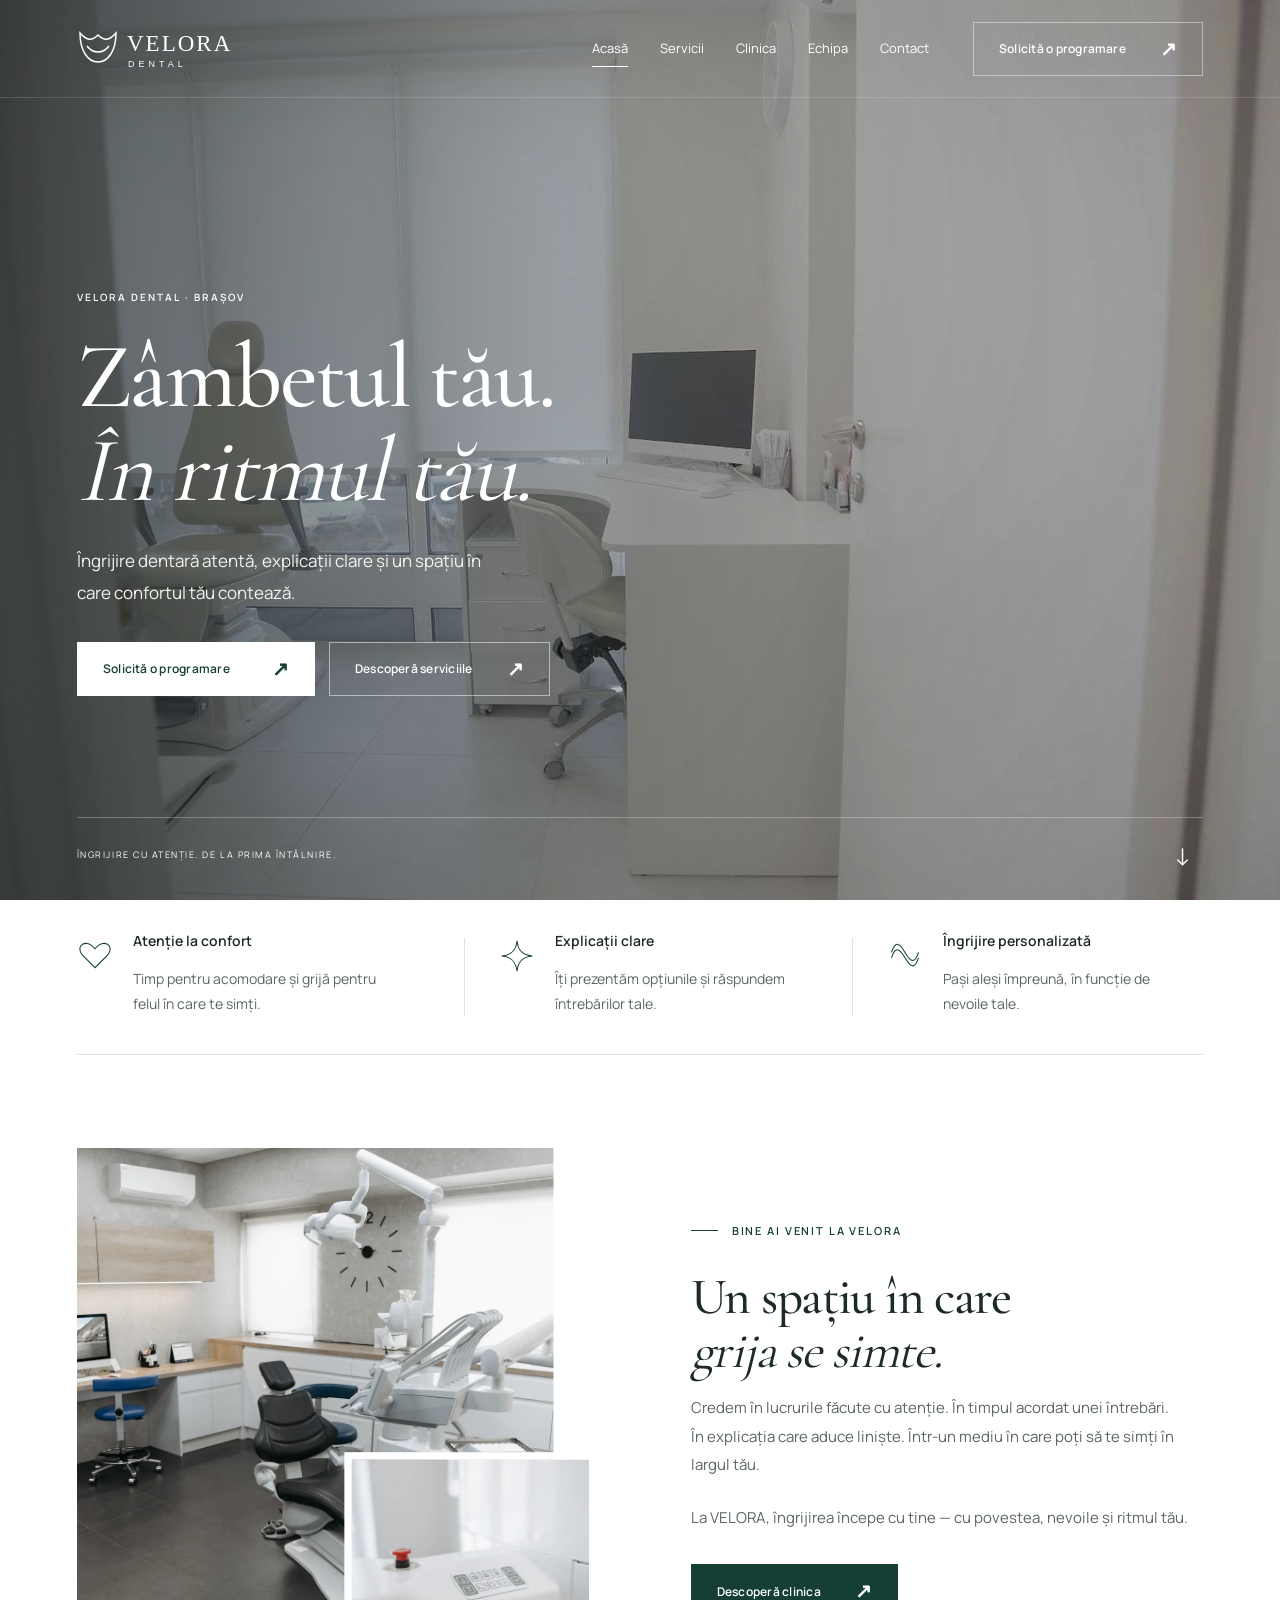
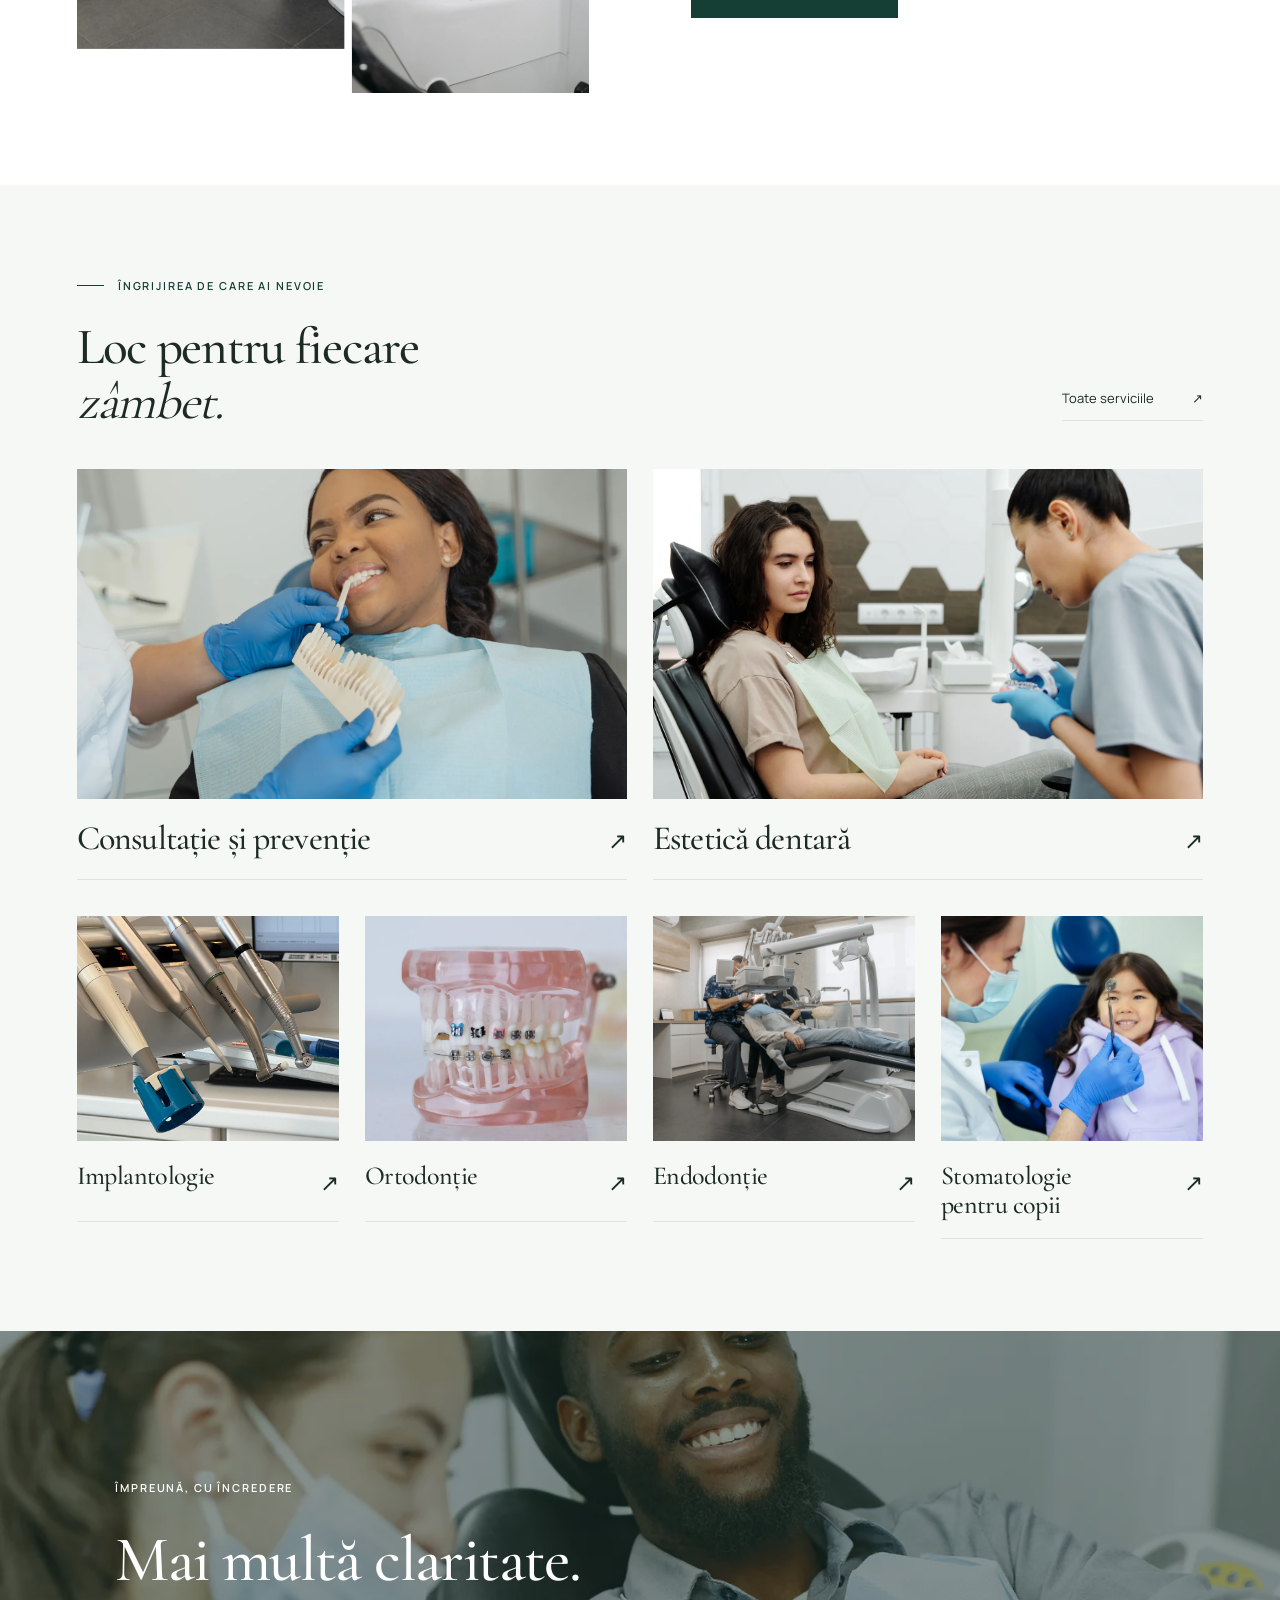
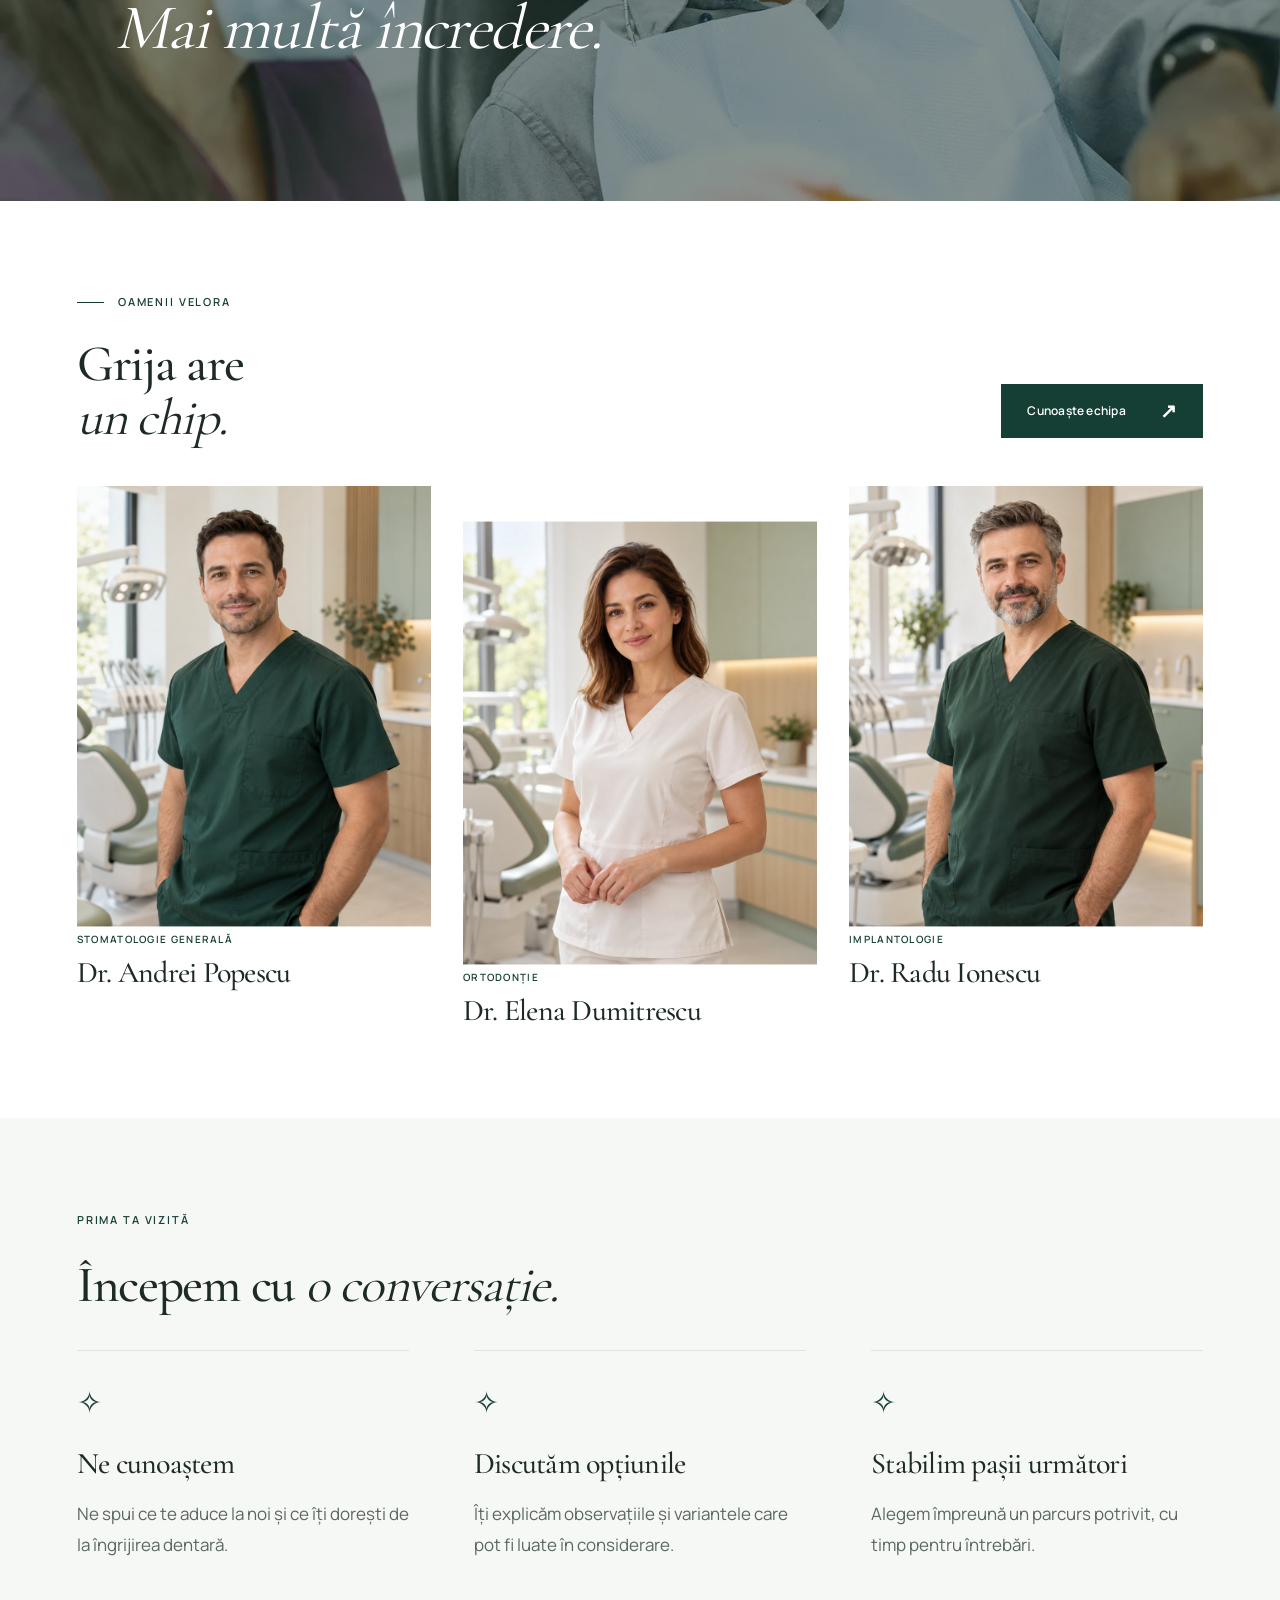
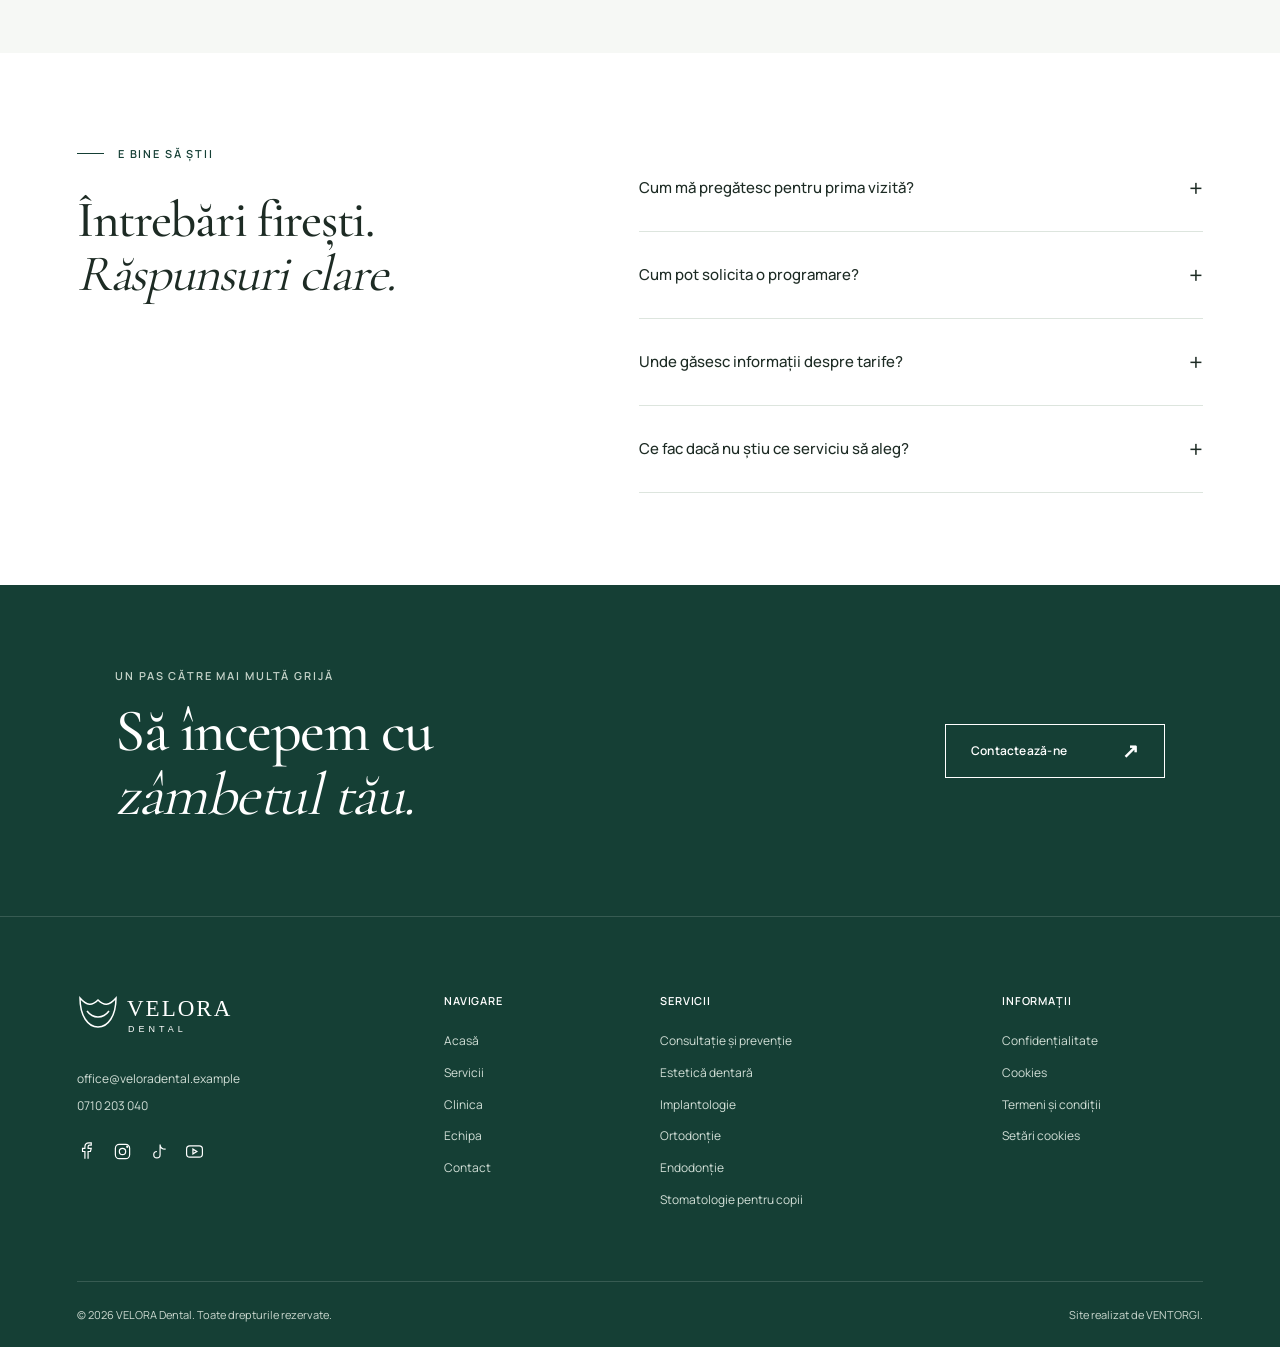
<file: index.html>
<!doctype html><html lang="ro"><head><meta charset="utf-8"><meta name="viewport" content="width=device-width, initial-scale=1"><title>Acasă — VELORA Dental</title><meta name="description" content="Îngrijire dentară atentă, explicații clare și un spațiu în care confortul tău contează. Descoperă VELORA Dental, Brașov."><meta name="robots" content="noindex, follow"><link rel="icon" href="assets/icons/favicon.svg" type="image/svg+xml"><link rel="stylesheet" href="assets/css/fonts.css"><link rel="stylesheet" href="assets/css/style.css"><link rel="stylesheet" href="assets/css/refinements.css"><script defer src="assets/js/script.js"></script></head><body class="home"><a class="skip" href="#continut">Sari la conținut</a><header class="header over-hero"><a class="brand" href="index.html" aria-label="VELORA Dental — Acasă"><img class="logo-green" src="assets/icons/logo.svg" width="178" height="54" alt="VELORA Dental"><img class="logo-white" src="assets/icons/logo-white.svg" width="178" height="54" alt=""></a><button class="menu-toggle" type="button" aria-expanded="false" aria-controls="navigation" aria-label="Deschide meniul"><span></span><span></span></button><nav id="navigation" aria-label="Navigare principală"><a href="index.html" aria-current="page">Acasă</a><a href="servicii.html" >Servicii</a><a href="clinica.html" >Clinica</a><a href="echipa.html" >Echipa</a><a href="contact.html" >Contact</a><a class="button " href="contact.html#formular">Solicită o programare<span aria-hidden="true">↗</span></a></nav></header><main id="continut"><section class="hero"><div class="hero-media"><img class="" src="assets/images/hero-poster.jpg" alt="Interior luminos al unui cabinet stomatologic" width="1600" height="900" fetchpriority="high" decoding="async"><video id="hero-video" muted loop playsinline preload="none" poster="assets/images/hero-poster.jpg" data-src="assets/videos/hero.mp4" aria-label="Interiorul unui cabinet stomatologic"></video></div><div class="hero-content wrap"><p class="eyebrow">VELORA DENTAL · BRAȘOV</p><h1>Zâmbetul tău.<br><em>În ritmul tău.</em></h1><p>Îngrijire dentară atentă, explicații clare și un spațiu în care confortul tău contează.</p><div class="actions"><a class="button " href="contact.html#formular">Solicită o programare<span aria-hidden="true">↗</span></a><a class="button outline" href="servicii.html">Descoperă serviciile<span aria-hidden="true">↗</span></a></div></div><div class="hero-bottom"><span>ÎNGRIJIRE CU ATENȚIE. DE LA PRIMA ÎNTÂLNIRE.</span><button id="video-toggle" type="button" aria-label="Pune videoclipul pe pauză" hidden>Ⅱ <span>Pauză</span></button><a href="#grija" aria-label="Descoperă mai mult">↓</a></div></section><section class="benefits wrap" id="grija"><article><span class="line-icon" aria-hidden="true"><img src="assets/icons/comfort.svg" width="36" height="36" alt=""></span><div><h2>Atenție la confort</h2><p>Timp pentru acomodare și grijă pentru felul în care te simți.</p></div></article><article><span class="line-icon" aria-hidden="true"><img src="assets/icons/clarity.svg" width="36" height="36" alt=""></span><div><h2>Explicații clare</h2><p>Îți prezentăm opțiunile și răspundem întrebărilor tale.</p></div></article><article><span class="line-icon" aria-hidden="true"><img src="assets/icons/care.svg" width="36" height="36" alt=""></span><div><h2>Îngrijire personalizată</h2><p>Pași aleși împreună, în funcție de nevoile tale.</p></div></article></section><section class="editorial wrap reveal"><div class="photo-pair"><img class="" src="assets/images/clinic-2.webp" alt="Cabinet luminos cu mobilier alb și lemn" width="1600" height="1068" loading="lazy" decoding="async"><img class="" src="assets/images/detail.webp" alt="Detaliu din spațiul clinicii" width="1600" height="1068" loading="lazy" decoding="async"></div><div class="editorial-copy"><p class="eyebrow">BINE AI VENIT LA VELORA</p><h2>Un spațiu în care<br><em>grija se simte.</em></h2><p>Credem în lucrurile făcute cu atenție. În timpul acordat unei întrebări. În explicația care aduce liniște. Într-un mediu în care poți să te simți în largul tău.</p><p>La VELORA, îngrijirea începe cu tine — cu povestea, nevoile și ritmul tău.</p><a class="button " href="clinica.html">Descoperă clinica<span aria-hidden="true">↗</span></a></div></section><section class="services-home section-soft"><div class="wrap"><div class="section-heading"><div><p class="eyebrow">ÎNGRIJIREA DE CARE AI NEVOIE</p><h2>Loc pentru fiecare<br><em>zâmbet.</em></h2></div><a class="text-link" href="servicii.html">Toate serviciile <span>↗</span></a></div><div class="service-grid"><a class="service-card" href="servicii.html#consultatie"><img class="" src="assets/images/service-1.webp" alt="Consultație și prevenție" width="1600" height="2400" loading="lazy" decoding="async"><div><h3>Consultație și prevenție</h3><span aria-hidden="true">↗</span></div></a><a class="service-card" href="servicii.html#estetica"><img class="" src="assets/images/service-2.webp" alt="Estetică dentară" width="1600" height="1067" loading="lazy" decoding="async"><div><h3>Estetică dentară</h3><span aria-hidden="true">↗</span></div></a><a class="service-card" href="servicii.html#implantologie"><img class="" src="assets/images/service-3.webp" alt="Implantologie" width="1600" height="2844" loading="lazy" decoding="async"><div><h3>Implantologie</h3><span aria-hidden="true">↗</span></div></a><a class="service-card" href="servicii.html#ortodontie"><img class="" src="assets/images/service-4.webp" alt="Ortodonție" width="1600" height="2400" loading="lazy" decoding="async"><div><h3>Ortodonție</h3><span aria-hidden="true">↗</span></div></a><a class="service-card" href="servicii.html#endodontie"><img class="" src="assets/images/service-5.webp" alt="Endodonție" width="1600" height="1068" loading="lazy" decoding="async"><div><h3>Endodonție</h3><span aria-hidden="true">↗</span></div></a><a class="service-card" href="servicii.html#copii"><img class="" src="assets/images/service-6.webp" alt="Stomatologie pentru copii" width="1600" height="1067" loading="lazy" decoding="async"><div><h3>Stomatologie pentru copii</h3><span aria-hidden="true">↗</span></div></a></div></div></section><section class="panorama"><img class="" src="assets/images/smile.webp" alt="Interacțiune atentă între medic și pacient" width="1600" height="1067" loading="lazy" decoding="async"><div><p class="eyebrow">ÎMPREUNĂ, CU ÎNCREDERE</p><h2>Mai multă claritate.<br><em>Mai multă încredere.</em></h2></div></section><section class="wrap section reveal"><div class="section-heading"><div><p class="eyebrow">OAMENII VELORA</p><h2>Grija are<br><em>un chip.</em></h2></div><a class="button " href="echipa.html">Cunoaște echipa<span aria-hidden="true">↗</span></a></div><div class="team-grid"><article><img class="" src="assets/images/team-1.jpg" alt="Portret Dr. Andrei Popescu" width="900" height="1125" loading="lazy" decoding="async"><p class="eyebrow">Stomatologie generală</p><h3>Dr. Andrei Popescu</h3></article><article><img class="" src="assets/images/team-2.jpg" alt="Portret Dr. Elena Dumitrescu" width="900" height="1125" loading="lazy" decoding="async"><p class="eyebrow">Ortodonție</p><h3>Dr. Elena Dumitrescu</h3></article><article><img class="" src="assets/images/team-3.jpg" alt="Portret Dr. Radu Ionescu" width="900" height="1125" loading="lazy" decoding="async"><p class="eyebrow">Implantologie</p><h3>Dr. Radu Ionescu</h3></article></div></section><section class="section-soft section"><div class="wrap"><p class="eyebrow">PRIMA TA VIZITĂ</p><h2>Începem cu <em>o conversație.</em></h2><div class="steps"><article><span aria-hidden="true">✧</span><h3>Ne cunoaștem</h3><p>Ne spui ce te aduce la noi și ce îți dorești de la îngrijirea dentară.</p></article><article><span aria-hidden="true">✧</span><h3>Discutăm opțiunile</h3><p>Îți explicăm observațiile și variantele care pot fi luate în considerare.</p></article><article><span aria-hidden="true">✧</span><h3>Stabilim pașii următori</h3><p>Alegem împreună un parcurs potrivit, cu timp pentru întrebări.</p></article></div></div></section><section class="faq wrap section"><div><p class="eyebrow">E BINE SĂ ȘTII</p><h2>Întrebări firești.<br><em>Răspunsuri clare.</em></h2></div><div><details><summary>Cum mă pregătesc pentru prima vizită?<span aria-hidden="true">+</span></summary><p>Poți aduce documente și investigații dentare recente, dacă le ai. Gândește-te la întrebările tale și la aspectele despre care ai vrea să discutăm.</p></details><details><summary>Cum pot solicita o programare?<span aria-hidden="true">+</span></summary><p>Găsești datele clinicii și zona de contact în pagina Contact. O programare se stabilește printr-o discuție și se confirmă separat.</p></details><details><summary>Unde găsesc informații despre tarife?<span aria-hidden="true">+</span></summary><p>Pagina Servicii include o listă de tarife orientative. Costul final depinde de evaluare și de particularitățile îngrijirii propuse.</p></details><details><summary>Ce fac dacă nu știu ce serviciu să aleg?<span aria-hidden="true">+</span></summary><p>O consultație inițială poate fi punctul de plecare. Discutăm nevoile tale și îți explicăm ce opțiuni pot fi potrivite.</p></details></div></section><section class="cta"><div><p class="eyebrow">UN PAS CĂTRE MAI MULTĂ GRIJĂ</p><h2>Să începem cu<br><em>zâmbetul tău.</em></h2></div><a class="button outline" href="contact.html">Contactează-ne<span aria-hidden="true">↗</span></a></section></main><footer><div class="footer-grid"><div><a href="index.html"><img src="assets/icons/logo-white.svg" width="178" height="54" alt="VELORA Dental"></a><p>office@veloradental.example<br>0710 203 040</p><div class="socials"><span role="img" aria-label="Facebook"><svg viewBox="0 0 24 24" aria-hidden="true"><use href="assets/icons/social.svg#s0"/></svg></span><span role="img" aria-label="Instagram"><svg viewBox="0 0 24 24" aria-hidden="true"><use href="assets/icons/social.svg#s1"/></svg></span><span role="img" aria-label="TikTok"><svg viewBox="0 0 24 24" aria-hidden="true"><use href="assets/icons/social.svg#s2"/></svg></span><span role="img" aria-label="YouTube"><svg viewBox="0 0 24 24" aria-hidden="true"><use href="assets/icons/social.svg#s3"/></svg></span></div></div><div><h2>Navigare</h2><a href="index.html">Acasă</a><a href="servicii.html">Servicii</a><a href="clinica.html">Clinica</a><a href="echipa.html">Echipa</a><a href="contact.html">Contact</a></div><div><h2>Servicii</h2><a href="servicii.html#consultatie">Consultație și prevenție</a><a href="servicii.html#estetica">Estetică dentară</a><a href="servicii.html#implantologie">Implantologie</a><a href="servicii.html#ortodontie">Ortodonție</a><a href="servicii.html#endodontie">Endodonție</a><a href="servicii.html#copii">Stomatologie pentru copii</a></div><div><h2>Informații</h2><span>Confidențialitate</span><span>Cookies</span><span>Termeni și condiții</span><span>Setări cookies</span></div></div><div class="footer-bottom"><span>© 2026 VELORA Dental. Toate drepturile rezervate.</span><span>Site realizat de VENTORGI.</span></div></footer></body></html>
</file>
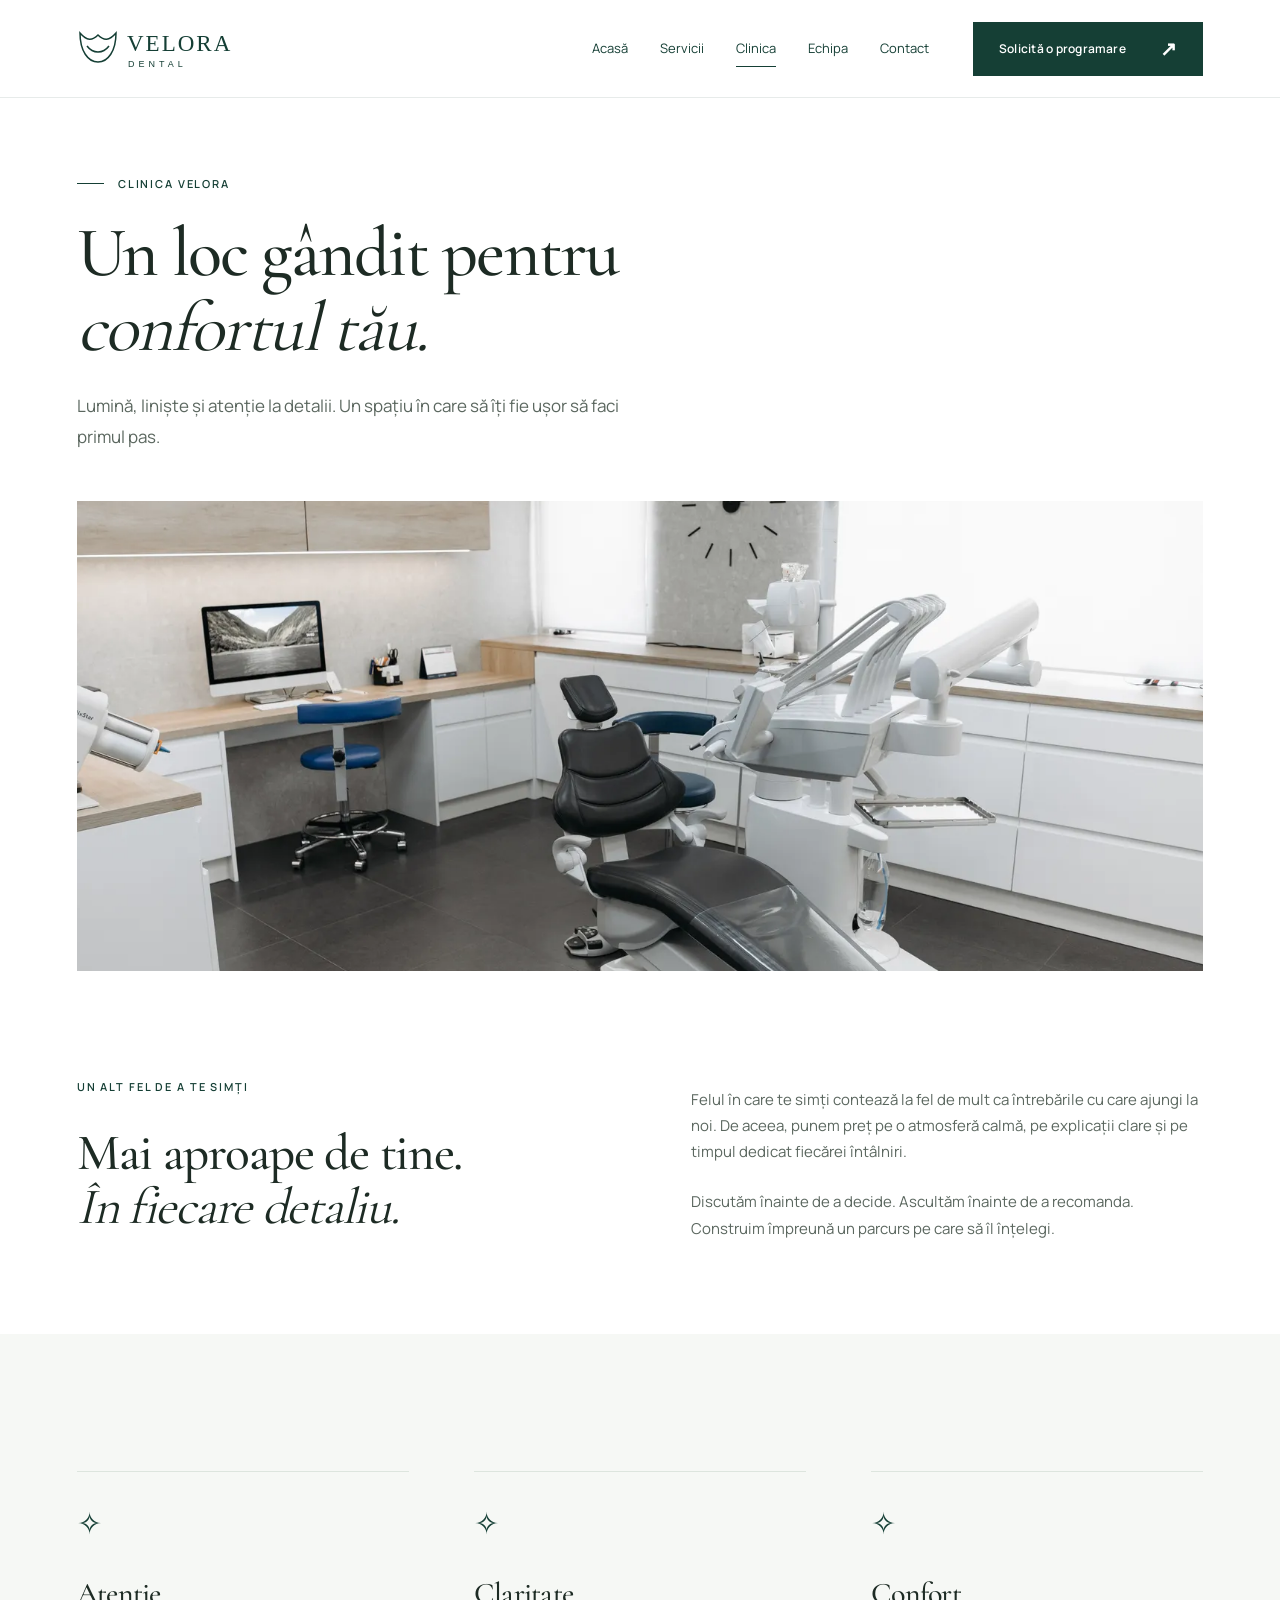
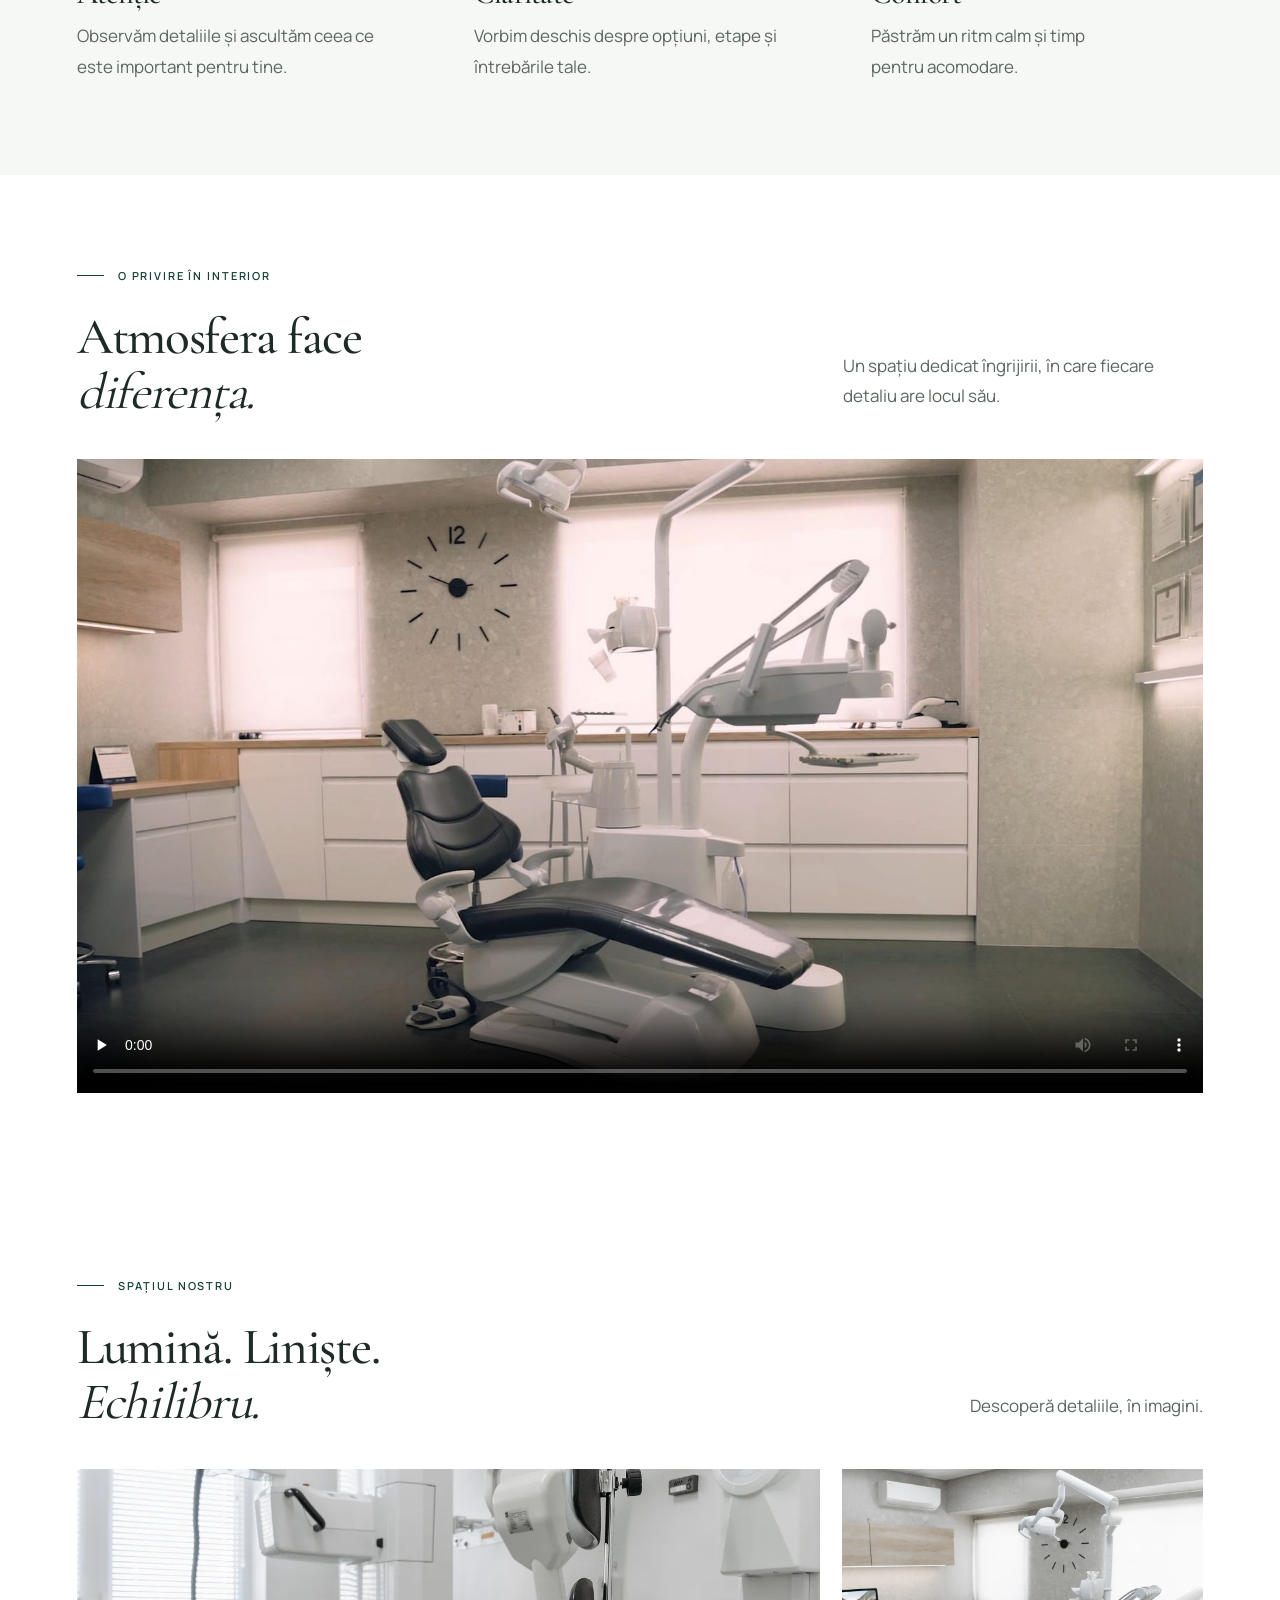
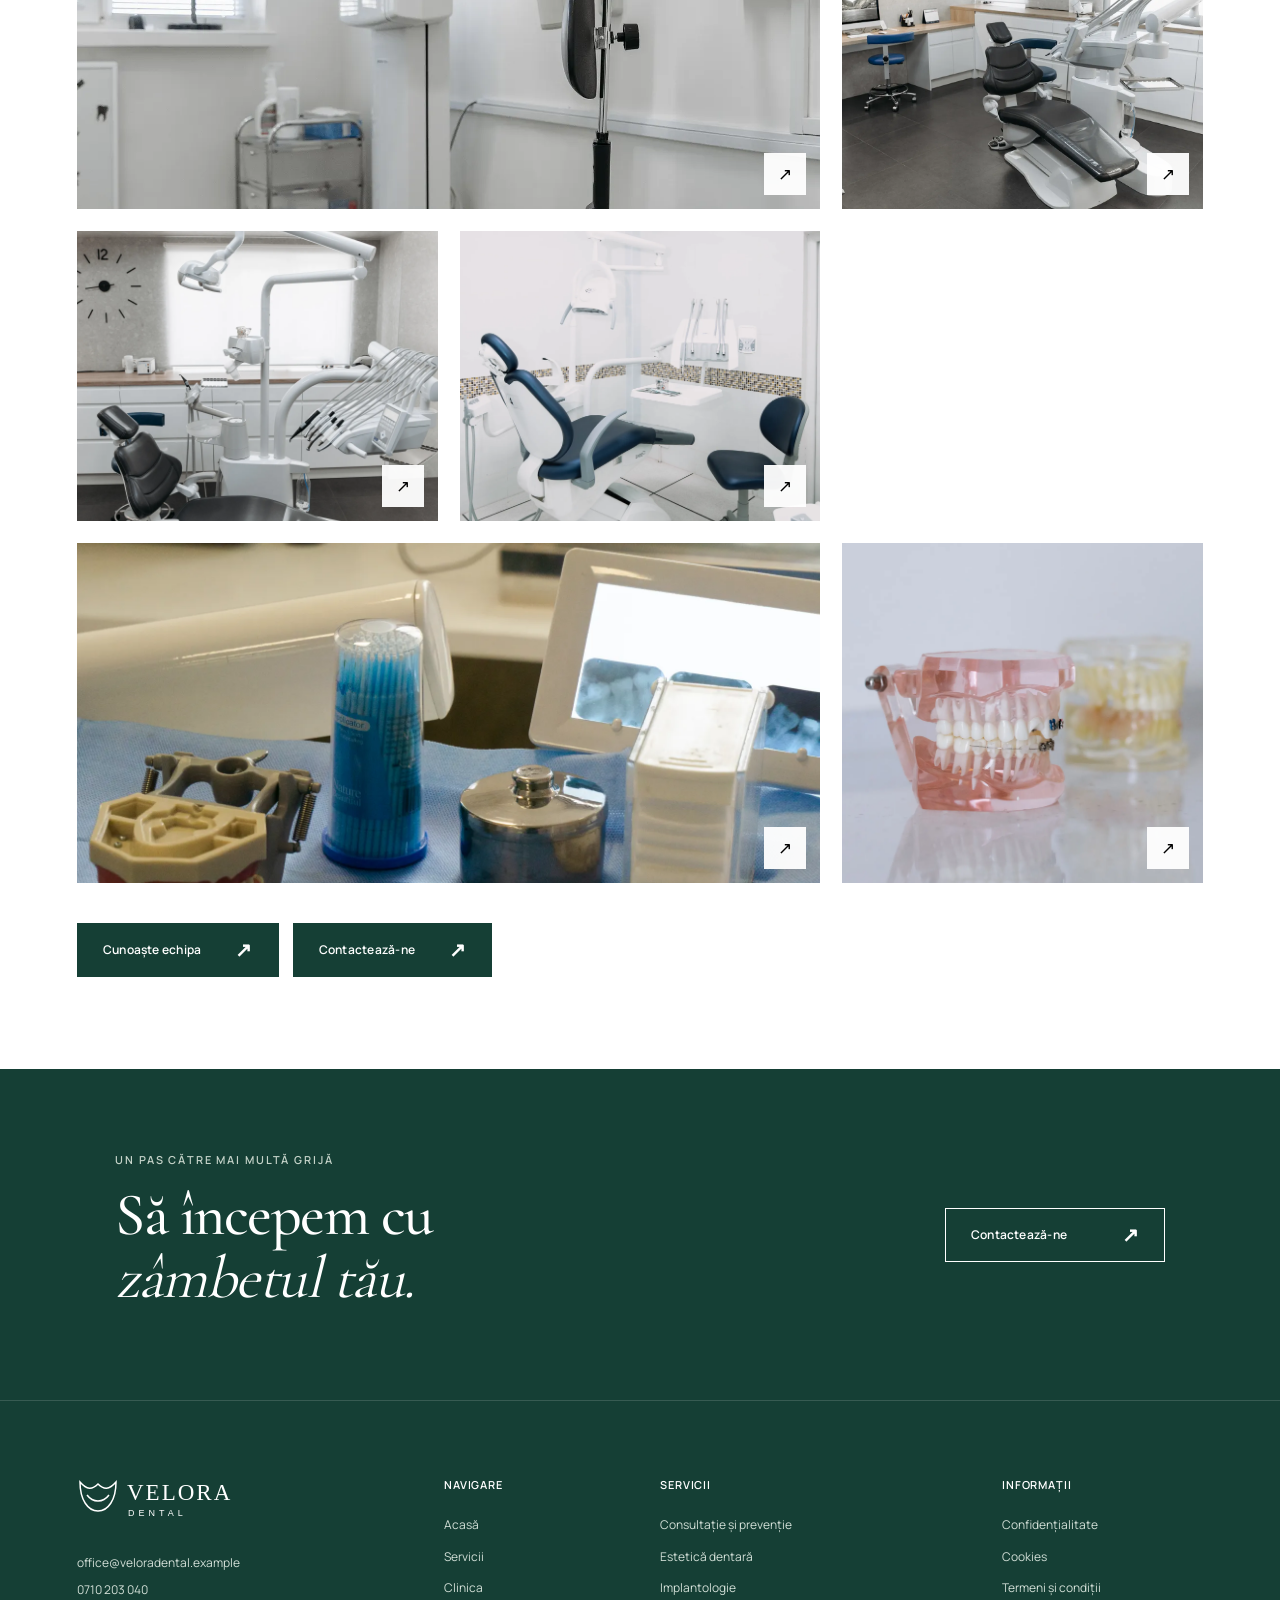
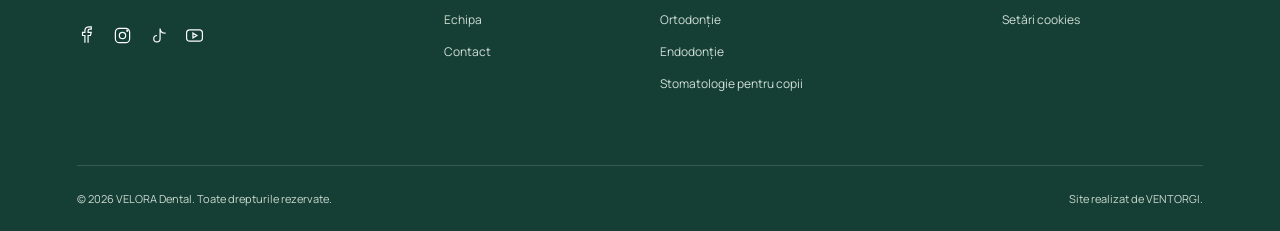
<file: clinica.html>
<!doctype html><html lang="ro"><head><meta charset="utf-8"><meta name="viewport" content="width=device-width, initial-scale=1"><title>Clinica — VELORA Dental</title><meta name="description" content="Descoperă un spațiu luminos, atent gândit pentru îngrijirea și confortul tău la VELORA Dental."><meta name="robots" content="noindex, follow"><link rel="icon" href="assets/icons/favicon.svg" type="image/svg+xml"><link rel="stylesheet" href="assets/css/fonts.css"><link rel="stylesheet" href="assets/css/style.css"><link rel="stylesheet" href="assets/css/refinements.css"><script defer src="assets/js/script.js"></script></head><body class="inner-page"><a class="skip" href="#continut">Sari la conținut</a><header class="header "><a class="brand" href="index.html" aria-label="VELORA Dental — Acasă"><img class="logo-green" src="assets/icons/logo.svg" width="178" height="54" alt="VELORA Dental"><img class="logo-white" src="assets/icons/logo-white.svg" width="178" height="54" alt=""></a><button class="menu-toggle" type="button" aria-expanded="false" aria-controls="navigation" aria-label="Deschide meniul"><span></span><span></span></button><nav id="navigation" aria-label="Navigare principală"><a href="index.html" >Acasă</a><a href="servicii.html" >Servicii</a><a href="clinica.html" aria-current="page">Clinica</a><a href="echipa.html" >Echipa</a><a href="contact.html" >Contact</a><a class="button " href="contact.html#formular">Solicită o programare<span aria-hidden="true">↗</span></a></nav></header><main id="continut"><section class="page-intro wrap"><p class="eyebrow">CLINICA VELORA</p><h1>Un loc gândit pentru<br><em>confortul tău.</em></h1><p class="lead">Lumină, liniște și atenție la detalii. Un spațiu în care să îți fie ușor să faci primul pas.</p></section><div class="wrap wide-photo"><img class="" src="assets/images/clinic-2.webp" alt="Interior modern și luminos al clinicii" width="1600" height="1068" fetchpriority="high" decoding="async"></div><section class="wrap section editorial"><div><p class="eyebrow">UN ALT FEL DE A TE SIMȚI</p><h2>Mai aproape de tine.<br><em>În fiecare detaliu.</em></h2></div><div><p>Felul în care te simți contează la fel de mult ca întrebările cu care ajungi la noi. De aceea, punem preț pe o atmosferă calmă, pe explicații clare și pe timpul dedicat fiecărei întâlniri.</p><p>Discutăm înainte de a decide. Ascultăm înainte de a recomanda. Construim împreună un parcurs pe care să îl înțelegi.</p></div></section><section class="section-soft section"><div class="wrap steps"><article><span aria-hidden="true">✧</span><h2>Atenție</h2><p>Observăm detaliile și ascultăm ceea ce este important pentru tine.</p></article><article><span aria-hidden="true">✧</span><h2>Claritate</h2><p>Vorbim deschis despre opțiuni, etape și întrebările tale.</p></article><article><span aria-hidden="true">✧</span><h2>Confort</h2><p>Păstrăm un ritm calm și timp pentru acomodare.</p></article></div></section><section class="wrap section"><div class="section-heading"><div><p class="eyebrow">O PRIVIRE ÎN INTERIOR</p><h2>Atmosfera face<br><em>diferența.</em></h2></div><p class="narrow">Un spațiu dedicat îngrijirii, în care fiecare detaliu are locul său.</p></div><video class="clinic-video" controls playsinline preload="none" poster="assets/images/clinic-poster.jpg"><source src="assets/videos/clinic.mp4" type="video/mp4">Browserul tău nu poate reda acest videoclip.</video></section><section class="wrap section gallery-section"><div class="section-heading"><div><p class="eyebrow">SPAȚIUL NOSTRU</p><h2>Lumină. Liniște.<br><em>Echilibru.</em></h2></div><p>Descoperă detaliile, în imagini.</p></div><div class="gallery"><button type="button" class="gallery-item" data-gallery="assets/images/clinic-1.webp" aria-label="Mărește imaginea: Aparatură de imagistică dentară într-un cabinet luminos"><img class="" src="assets/images/clinic-1.webp" alt="Aparatură de imagistică dentară într-un cabinet luminos" width="1400" height="2097" loading="lazy" decoding="async"><span aria-hidden="true">↗</span></button><button type="button" class="gallery-item" data-gallery="assets/images/clinic-2.webp" aria-label="Mărește imaginea: Spațiu de consultație cu mobilier alb"><img class="" src="assets/images/clinic-2.webp" alt="Spațiu de consultație cu mobilier alb" width="1600" height="1068" loading="lazy" decoding="async"><span aria-hidden="true">↗</span></button><button type="button" class="gallery-item" data-gallery="assets/images/clinic-3.webp" aria-label="Mărește imaginea: Echipament stomatologic și scaun dentar"><img class="" src="assets/images/clinic-3.webp" alt="Echipament stomatologic și scaun dentar" width="1600" height="2396" loading="lazy" decoding="async"><span aria-hidden="true">↗</span></button><button type="button" class="gallery-item" data-gallery="assets/images/clinic-4.webp" aria-label="Mărește imaginea: Cabinet cu echipament pentru îngrijire dentară"><img class="" src="assets/images/clinic-4.webp" alt="Cabinet cu echipament pentru îngrijire dentară" width="1600" height="2400" loading="lazy" decoding="async"><span aria-hidden="true">↗</span></button><button type="button" class="gallery-item" data-gallery="assets/images/clinic-5.webp" aria-label="Mărește imaginea: Model dentar și accesorii de îngrijire"><img class="" src="assets/images/clinic-5.webp" alt="Model dentar și accesorii de îngrijire" width="1600" height="2400" loading="lazy" decoding="async"><span aria-hidden="true">↗</span></button><button type="button" class="gallery-item" data-gallery="assets/images/clinic-6.webp" aria-label="Mărește imaginea: Detaliu al unui model ortodontic"><img class="" src="assets/images/clinic-6.webp" alt="Detaliu al unui model ortodontic" width="1600" height="2400" loading="lazy" decoding="async"><span aria-hidden="true">↗</span></button></div><div class="actions gallery-cta"><a class="button " href="echipa.html">Cunoaște echipa<span aria-hidden="true">↗</span></a><a class="button " href="contact.html">Contactează-ne<span aria-hidden="true">↗</span></a></div></section><dialog class="lightbox" aria-label="Galeria clinicii"><button class="lightbox-close" type="button" aria-label="Închide galeria">×</button><button class="lightbox-prev" type="button" aria-label="Imaginea precedentă">←</button><img width="1400" height="1000" alt=""><button class="lightbox-next" type="button" aria-label="Imaginea următoare">→</button></dialog><section class="cta"><div><p class="eyebrow">UN PAS CĂTRE MAI MULTĂ GRIJĂ</p><h2>Să începem cu<br><em>zâmbetul tău.</em></h2></div><a class="button outline" href="contact.html">Contactează-ne<span aria-hidden="true">↗</span></a></section></main><footer><div class="footer-grid"><div><a href="index.html"><img src="assets/icons/logo-white.svg" width="178" height="54" alt="VELORA Dental"></a><p>office@veloradental.example<br>0710 203 040</p><div class="socials"><span role="img" aria-label="Facebook"><svg viewBox="0 0 24 24" aria-hidden="true"><use href="assets/icons/social.svg#s0"/></svg></span><span role="img" aria-label="Instagram"><svg viewBox="0 0 24 24" aria-hidden="true"><use href="assets/icons/social.svg#s1"/></svg></span><span role="img" aria-label="TikTok"><svg viewBox="0 0 24 24" aria-hidden="true"><use href="assets/icons/social.svg#s2"/></svg></span><span role="img" aria-label="YouTube"><svg viewBox="0 0 24 24" aria-hidden="true"><use href="assets/icons/social.svg#s3"/></svg></span></div></div><div><h2>Navigare</h2><a href="index.html">Acasă</a><a href="servicii.html">Servicii</a><a href="clinica.html">Clinica</a><a href="echipa.html">Echipa</a><a href="contact.html">Contact</a></div><div><h2>Servicii</h2><a href="servicii.html#consultatie">Consultație și prevenție</a><a href="servicii.html#estetica">Estetică dentară</a><a href="servicii.html#implantologie">Implantologie</a><a href="servicii.html#ortodontie">Ortodonție</a><a href="servicii.html#endodontie">Endodonție</a><a href="servicii.html#copii">Stomatologie pentru copii</a></div><div><h2>Informații</h2><span>Confidențialitate</span><span>Cookies</span><span>Termeni și condiții</span><span>Setări cookies</span></div></div><div class="footer-bottom"><span>© 2026 VELORA Dental. Toate drepturile rezervate.</span><span>Site realizat de VENTORGI.</span></div></footer></body></html>
</file>
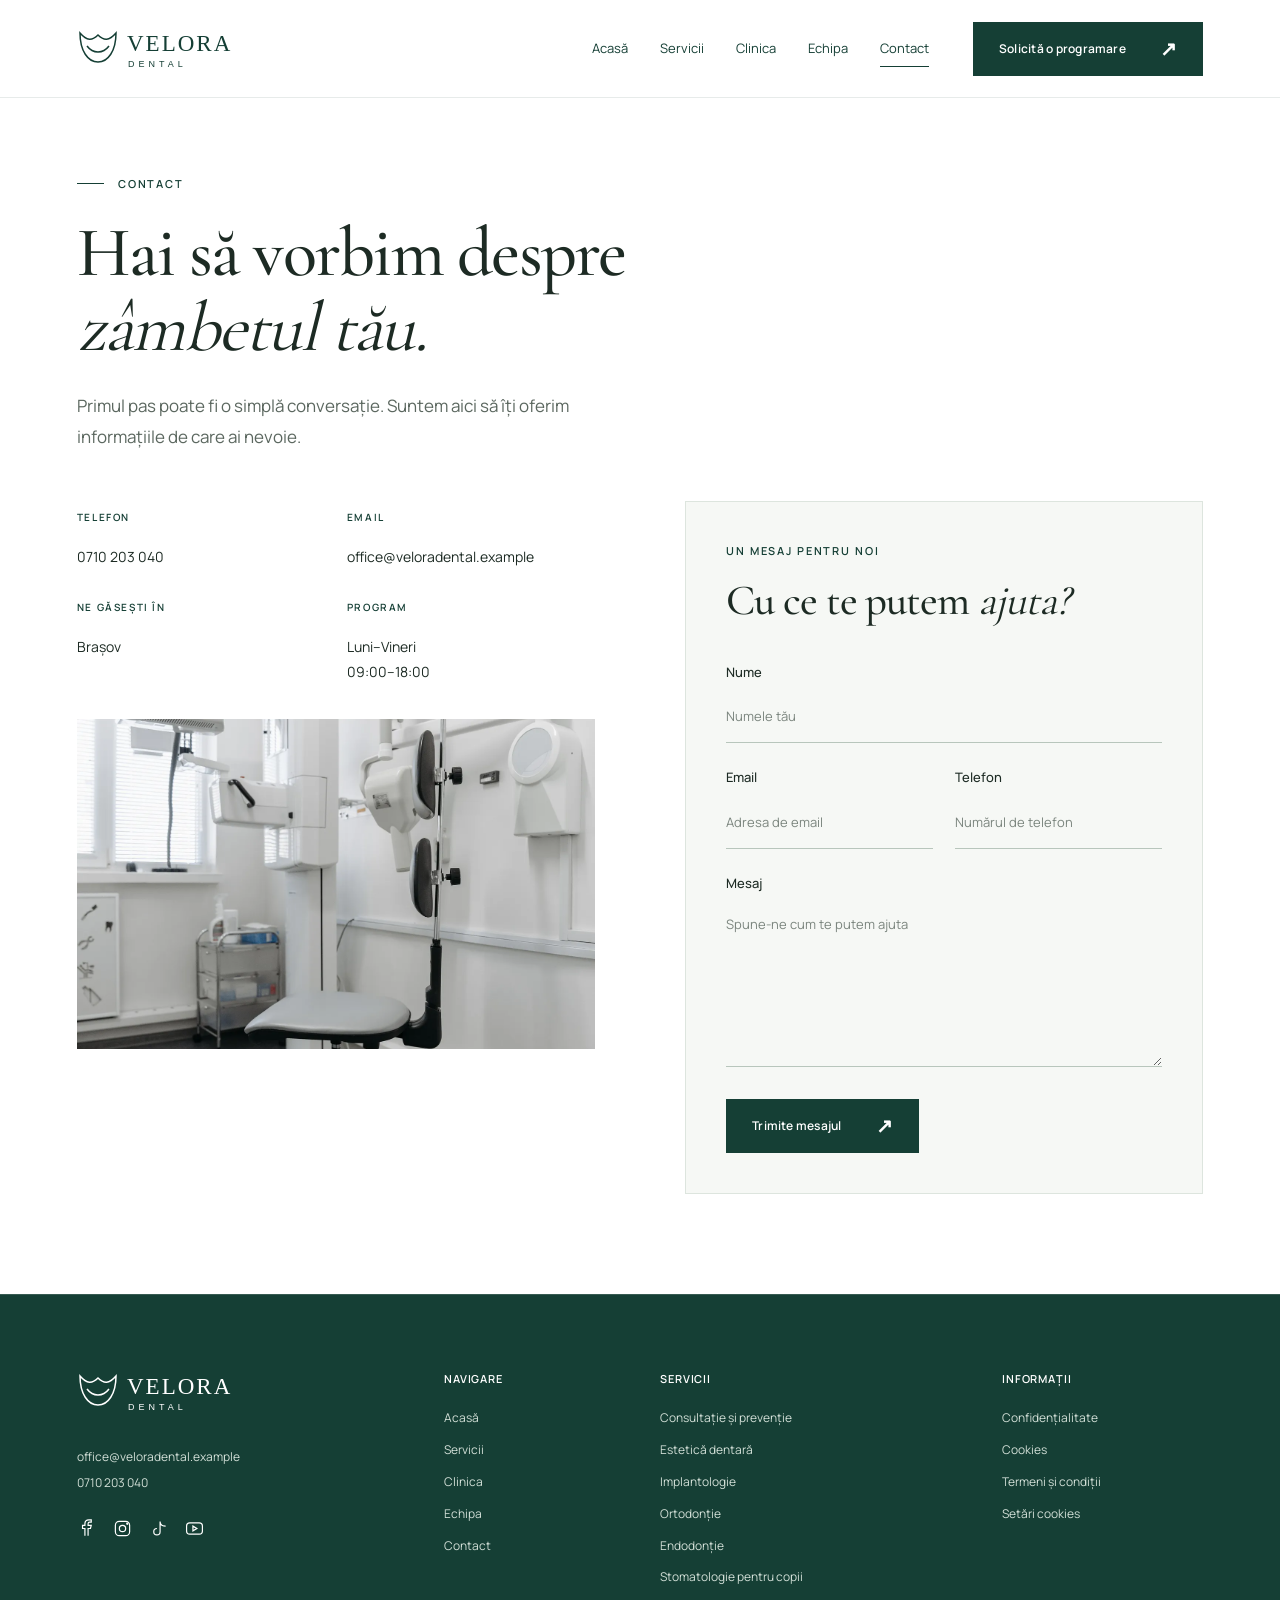
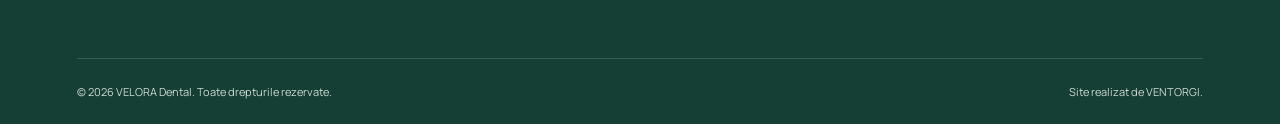
<file: contact.html>
<!doctype html><html lang="ro"><head><meta charset="utf-8"><meta name="viewport" content="width=device-width, initial-scale=1"><title>Contact — VELORA Dental</title><meta name="description" content="Date de contact și program VELORA Dental, Brașov. Hai să vorbim despre zâmbetul tău."><meta name="robots" content="noindex, follow"><link rel="icon" href="assets/icons/favicon.svg" type="image/svg+xml"><link rel="stylesheet" href="assets/css/fonts.css"><link rel="stylesheet" href="assets/css/style.css"><link rel="stylesheet" href="assets/css/refinements.css"><script defer src="assets/js/script.js"></script></head><body class="inner-page"><a class="skip" href="#continut">Sari la conținut</a><header class="header "><a class="brand" href="index.html" aria-label="VELORA Dental — Acasă"><img class="logo-green" src="assets/icons/logo.svg" width="178" height="54" alt="VELORA Dental"><img class="logo-white" src="assets/icons/logo-white.svg" width="178" height="54" alt=""></a><button class="menu-toggle" type="button" aria-expanded="false" aria-controls="navigation" aria-label="Deschide meniul"><span></span><span></span></button><nav id="navigation" aria-label="Navigare principală"><a href="index.html" >Acasă</a><a href="servicii.html" >Servicii</a><a href="clinica.html" >Clinica</a><a href="echipa.html" >Echipa</a><a href="contact.html" aria-current="page">Contact</a><a class="button " href="contact.html#formular">Solicită o programare<span aria-hidden="true">↗</span></a></nav></header><main id="continut"><section class="page-intro wrap"><p class="eyebrow">CONTACT</p><h1>Hai să vorbim despre<br><em>zâmbetul tău.</em></h1><p class="lead">Primul pas poate fi o simplă conversație. Suntem aici să îți oferim informațiile de care ai nevoie.</p></section><section class="contact-grid wrap"><div class="contact-info"><div class="contact-data"><div><p class="eyebrow">TELEFON</p><p>0710 203 040</p></div><div><p class="eyebrow">EMAIL</p><p>office@veloradental.example</p></div><div><p class="eyebrow">NE GĂSEȘTI ÎN</p><p>Brașov</p></div><div><p class="eyebrow">PROGRAM</p><p>Luni–Vineri<br>09:00–18:00</p></div></div><img class="" src="assets/images/clinic-1.webp" alt="Un spațiu luminos pentru îngrijirea ta" width="1400" height="2097" loading="lazy" decoding="async"></div><form id="formular" novalidate><p class="eyebrow">UN MESAJ PENTRU NOI</p><h2>Cu ce te putem <em>ajuta?</em></h2><div class="form-field"><label for="name">Nume</label><input id="name" name="name" autocomplete="name" type="text" placeholder="Numele tău"></div><div class="form-row"><div class="form-field"><label for="email">Email</label><input id="email" name="email" autocomplete="email" type="email" placeholder="Adresa de email"></div><div class="form-field"><label for="phone">Telefon</label><input id="phone" name="phone" autocomplete="tel" type="tel" placeholder="Numărul de telefon"></div></div><div class="form-field"><label for="message">Mesaj</label><textarea id="message" name="message" rows="5" placeholder="Spune-ne cum te putem ajuta"></textarea></div><button class="button" type="button">Trimite mesajul <span aria-hidden="true">↗</span></button></form></section></main><footer><div class="footer-grid"><div><a href="index.html"><img src="assets/icons/logo-white.svg" width="178" height="54" alt="VELORA Dental"></a><p>office@veloradental.example<br>0710 203 040</p><div class="socials"><span role="img" aria-label="Facebook"><svg viewBox="0 0 24 24" aria-hidden="true"><use href="assets/icons/social.svg#s0"/></svg></span><span role="img" aria-label="Instagram"><svg viewBox="0 0 24 24" aria-hidden="true"><use href="assets/icons/social.svg#s1"/></svg></span><span role="img" aria-label="TikTok"><svg viewBox="0 0 24 24" aria-hidden="true"><use href="assets/icons/social.svg#s2"/></svg></span><span role="img" aria-label="YouTube"><svg viewBox="0 0 24 24" aria-hidden="true"><use href="assets/icons/social.svg#s3"/></svg></span></div></div><div><h2>Navigare</h2><a href="index.html">Acasă</a><a href="servicii.html">Servicii</a><a href="clinica.html">Clinica</a><a href="echipa.html">Echipa</a><a href="contact.html">Contact</a></div><div><h2>Servicii</h2><a href="servicii.html#consultatie">Consultație și prevenție</a><a href="servicii.html#estetica">Estetică dentară</a><a href="servicii.html#implantologie">Implantologie</a><a href="servicii.html#ortodontie">Ortodonție</a><a href="servicii.html#endodontie">Endodonție</a><a href="servicii.html#copii">Stomatologie pentru copii</a></div><div><h2>Informații</h2><span>Confidențialitate</span><span>Cookies</span><span>Termeni și condiții</span><span>Setări cookies</span></div></div><div class="footer-bottom"><span>© 2026 VELORA Dental. Toate drepturile rezervate.</span><span>Site realizat de VENTORGI.</span></div></footer></body></html>
</file>
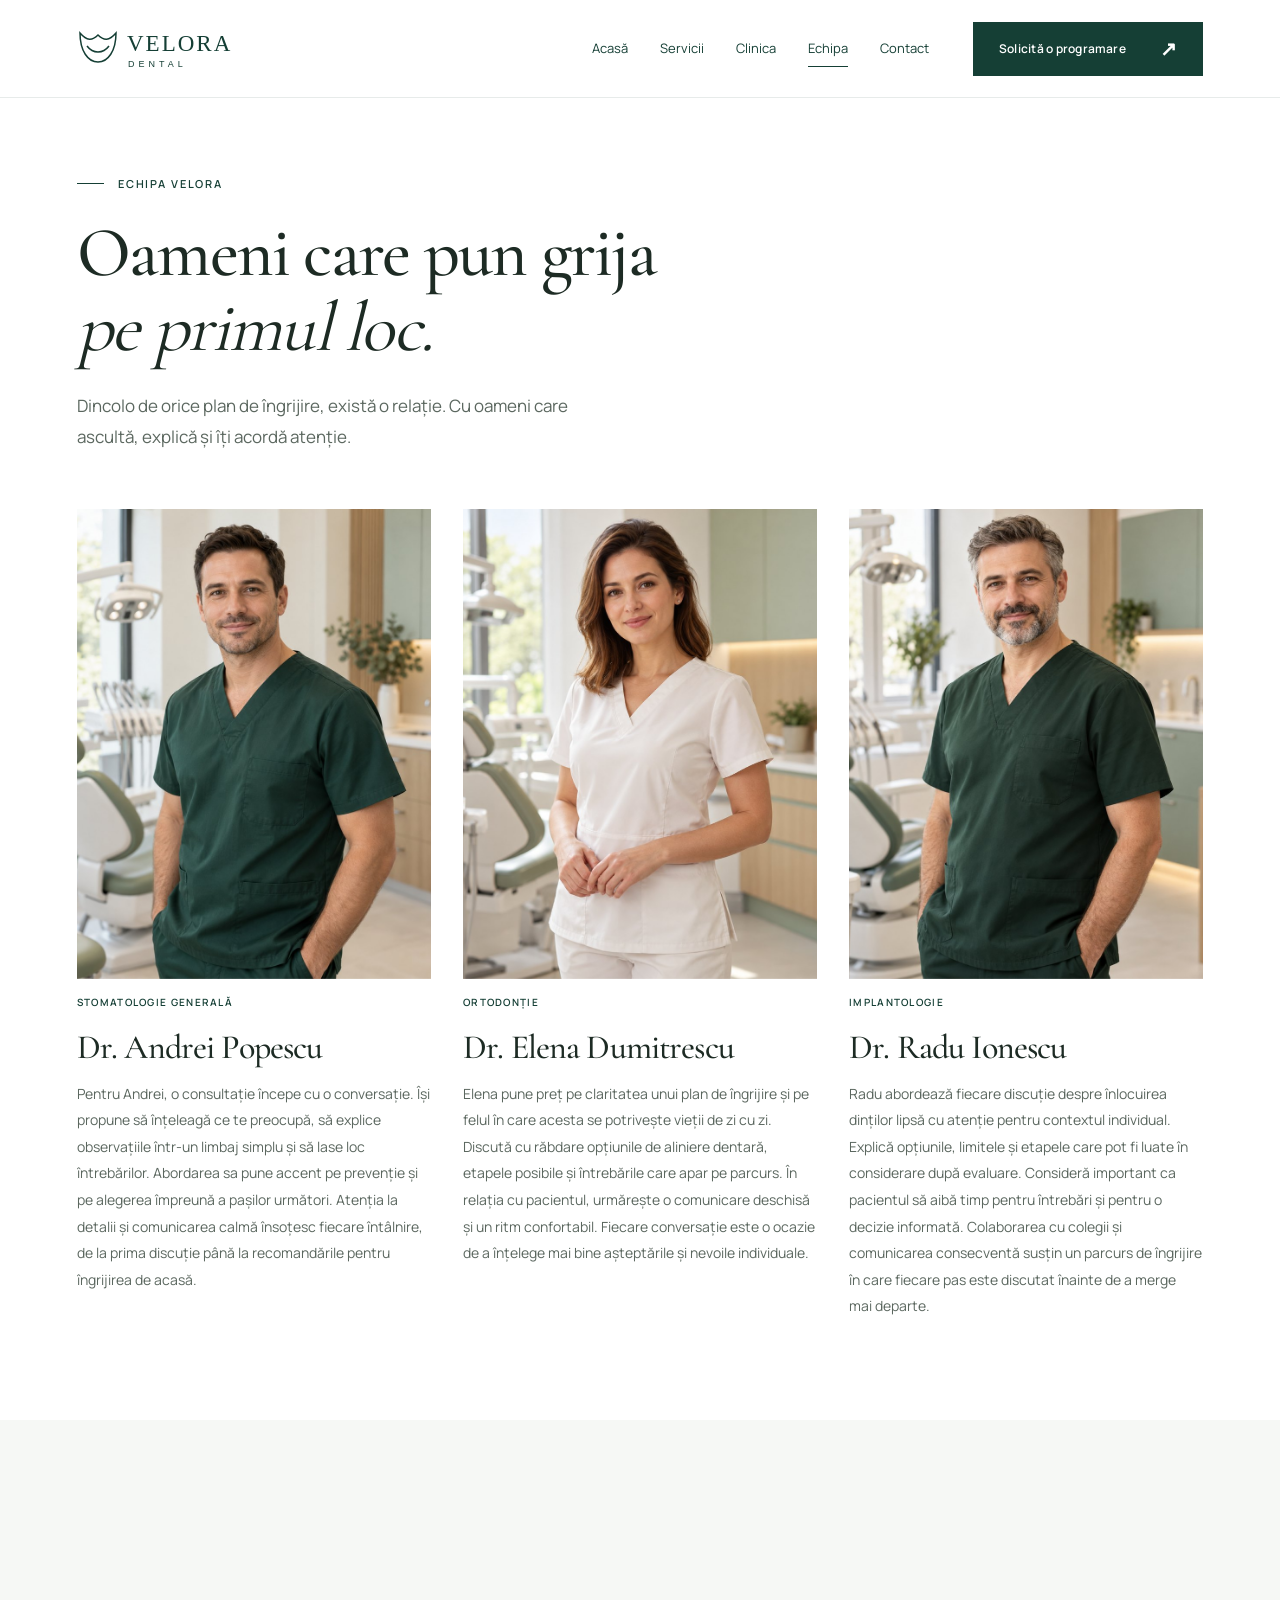
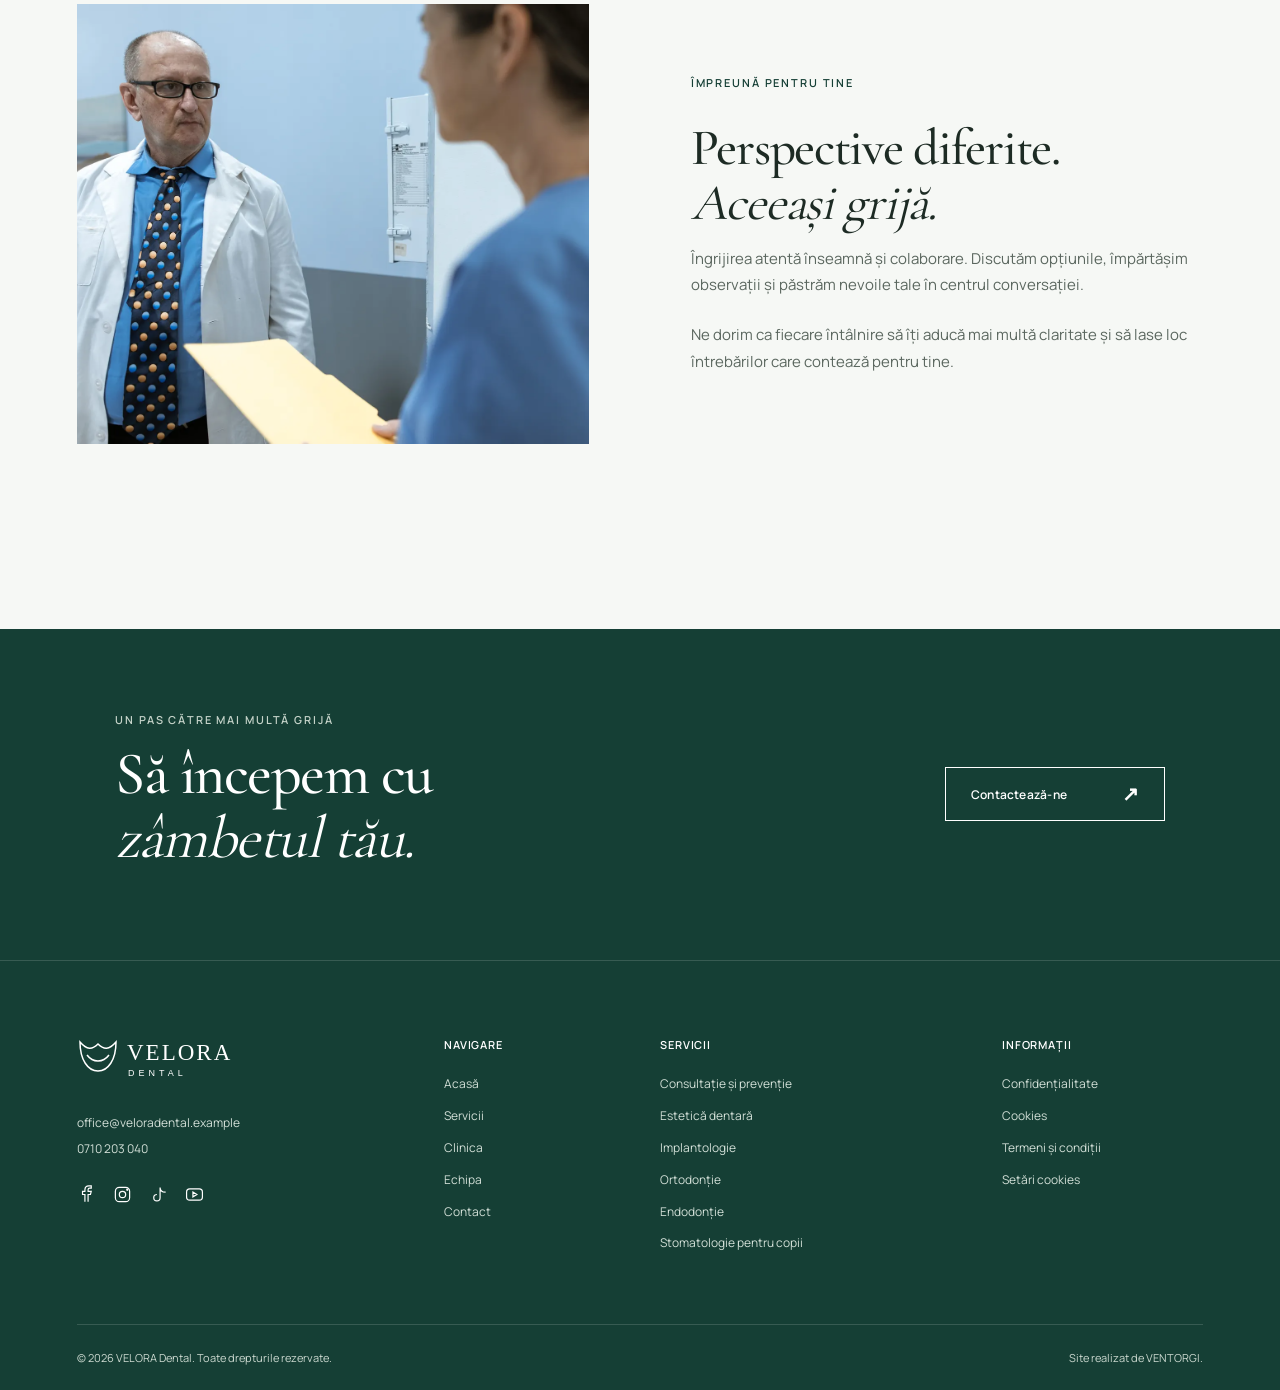
<file: echipa.html>
<!doctype html><html lang="ro"><head><meta charset="utf-8"><meta name="viewport" content="width=device-width, initial-scale=1"><title>Echipa — VELORA Dental</title><meta name="description" content="Cunoaște oamenii VELORA Dental și abordarea lor bazată pe atenție, comunicare și grijă."><meta name="robots" content="noindex, follow"><link rel="icon" href="assets/icons/favicon.svg" type="image/svg+xml"><link rel="stylesheet" href="assets/css/fonts.css"><link rel="stylesheet" href="assets/css/style.css"><link rel="stylesheet" href="assets/css/refinements.css"><script defer src="assets/js/script.js"></script></head><body class="inner-page"><a class="skip" href="#continut">Sari la conținut</a><header class="header "><a class="brand" href="index.html" aria-label="VELORA Dental — Acasă"><img class="logo-green" src="assets/icons/logo.svg" width="178" height="54" alt="VELORA Dental"><img class="logo-white" src="assets/icons/logo-white.svg" width="178" height="54" alt=""></a><button class="menu-toggle" type="button" aria-expanded="false" aria-controls="navigation" aria-label="Deschide meniul"><span></span><span></span></button><nav id="navigation" aria-label="Navigare principală"><a href="index.html" >Acasă</a><a href="servicii.html" >Servicii</a><a href="clinica.html" >Clinica</a><a href="echipa.html" aria-current="page">Echipa</a><a href="contact.html" >Contact</a><a class="button " href="contact.html#formular">Solicită o programare<span aria-hidden="true">↗</span></a></nav></header><main id="continut"><section class="page-intro wrap"><p class="eyebrow">ECHIPA VELORA</p><h1>Oameni care pun grija<br><em>pe primul loc.</em></h1><p class="lead">Dincolo de orice plan de îngrijire, există o relație. Cu oameni care ascultă, explică și îți acordă atenție.</p></section><section class="wrap team-grid team-full"><article><img class="" src="assets/images/team-1.jpg" alt="Portret Dr. Andrei Popescu" width="900" height="1125" fetchpriority="high" decoding="async"><p class="eyebrow">Stomatologie generală</p><h2>Dr. Andrei Popescu</h2><p>Pentru Andrei, o consultație începe cu o conversație. Își propune să înțeleagă ce te preocupă, să explice observațiile într-un limbaj simplu și să lase loc întrebărilor. Abordarea sa pune accent pe prevenție și pe alegerea împreună a pașilor următori. Atenția la detalii și comunicarea calmă însoțesc fiecare întâlnire, de la prima discuție până la recomandările pentru îngrijirea de acasă.</p></article><article><img class="" src="assets/images/team-2.jpg" alt="Portret Dr. Elena Dumitrescu" width="900" height="1125" fetchpriority="high" decoding="async"><p class="eyebrow">Ortodonție</p><h2>Dr. Elena Dumitrescu</h2><p>Elena pune preț pe claritatea unui plan de îngrijire și pe felul în care acesta se potrivește vieții de zi cu zi. Discută cu răbdare opțiunile de aliniere dentară, etapele posibile și întrebările care apar pe parcurs. În relația cu pacientul, urmărește o comunicare deschisă și un ritm confortabil. Fiecare conversație este o ocazie de a înțelege mai bine așteptările și nevoile individuale.</p></article><article><img class="" src="assets/images/team-3.jpg" alt="Portret Dr. Radu Ionescu" width="900" height="1125" fetchpriority="high" decoding="async"><p class="eyebrow">Implantologie</p><h2>Dr. Radu Ionescu</h2><p>Radu abordează fiecare discuție despre înlocuirea dinților lipsă cu atenție pentru contextul individual. Explică opțiunile, limitele și etapele care pot fi luate în considerare după evaluare. Consideră important ca pacientul să aibă timp pentru întrebări și pentru o decizie informată. Colaborarea cu colegii și comunicarea consecventă susțin un parcurs de îngrijire în care fiecare pas este discutat înainte de a merge mai departe.</p></article></section><section class="section-soft section"><div class="wrap editorial"><img class="" src="assets/images/collaboration.webp" alt="Colaborare între profesioniști în cabinet" width="1600" height="1067" loading="lazy" decoding="async"><div><p class="eyebrow">ÎMPREUNĂ PENTRU TINE</p><h2>Perspective diferite.<br><em>Aceeași grijă.</em></h2><p>Îngrijirea atentă înseamnă și colaborare. Discutăm opțiunile, împărtășim observații și păstrăm nevoile tale în centrul conversației.</p><p>Ne dorim ca fiecare întâlnire să îți aducă mai multă claritate și să lase loc întrebărilor care contează pentru tine.</p></div></div></section><section class="cta"><div><p class="eyebrow">UN PAS CĂTRE MAI MULTĂ GRIJĂ</p><h2>Să începem cu<br><em>zâmbetul tău.</em></h2></div><a class="button outline" href="contact.html">Contactează-ne<span aria-hidden="true">↗</span></a></section></main><footer><div class="footer-grid"><div><a href="index.html"><img src="assets/icons/logo-white.svg" width="178" height="54" alt="VELORA Dental"></a><p>office@veloradental.example<br>0710 203 040</p><div class="socials"><span role="img" aria-label="Facebook"><svg viewBox="0 0 24 24" aria-hidden="true"><use href="assets/icons/social.svg#s0"/></svg></span><span role="img" aria-label="Instagram"><svg viewBox="0 0 24 24" aria-hidden="true"><use href="assets/icons/social.svg#s1"/></svg></span><span role="img" aria-label="TikTok"><svg viewBox="0 0 24 24" aria-hidden="true"><use href="assets/icons/social.svg#s2"/></svg></span><span role="img" aria-label="YouTube"><svg viewBox="0 0 24 24" aria-hidden="true"><use href="assets/icons/social.svg#s3"/></svg></span></div></div><div><h2>Navigare</h2><a href="index.html">Acasă</a><a href="servicii.html">Servicii</a><a href="clinica.html">Clinica</a><a href="echipa.html">Echipa</a><a href="contact.html">Contact</a></div><div><h2>Servicii</h2><a href="servicii.html#consultatie">Consultație și prevenție</a><a href="servicii.html#estetica">Estetică dentară</a><a href="servicii.html#implantologie">Implantologie</a><a href="servicii.html#ortodontie">Ortodonție</a><a href="servicii.html#endodontie">Endodonție</a><a href="servicii.html#copii">Stomatologie pentru copii</a></div><div><h2>Informații</h2><span>Confidențialitate</span><span>Cookies</span><span>Termeni și condiții</span><span>Setări cookies</span></div></div><div class="footer-bottom"><span>© 2026 VELORA Dental. Toate drepturile rezervate.</span><span>Site realizat de VENTORGI.</span></div></footer></body></html>
</file>
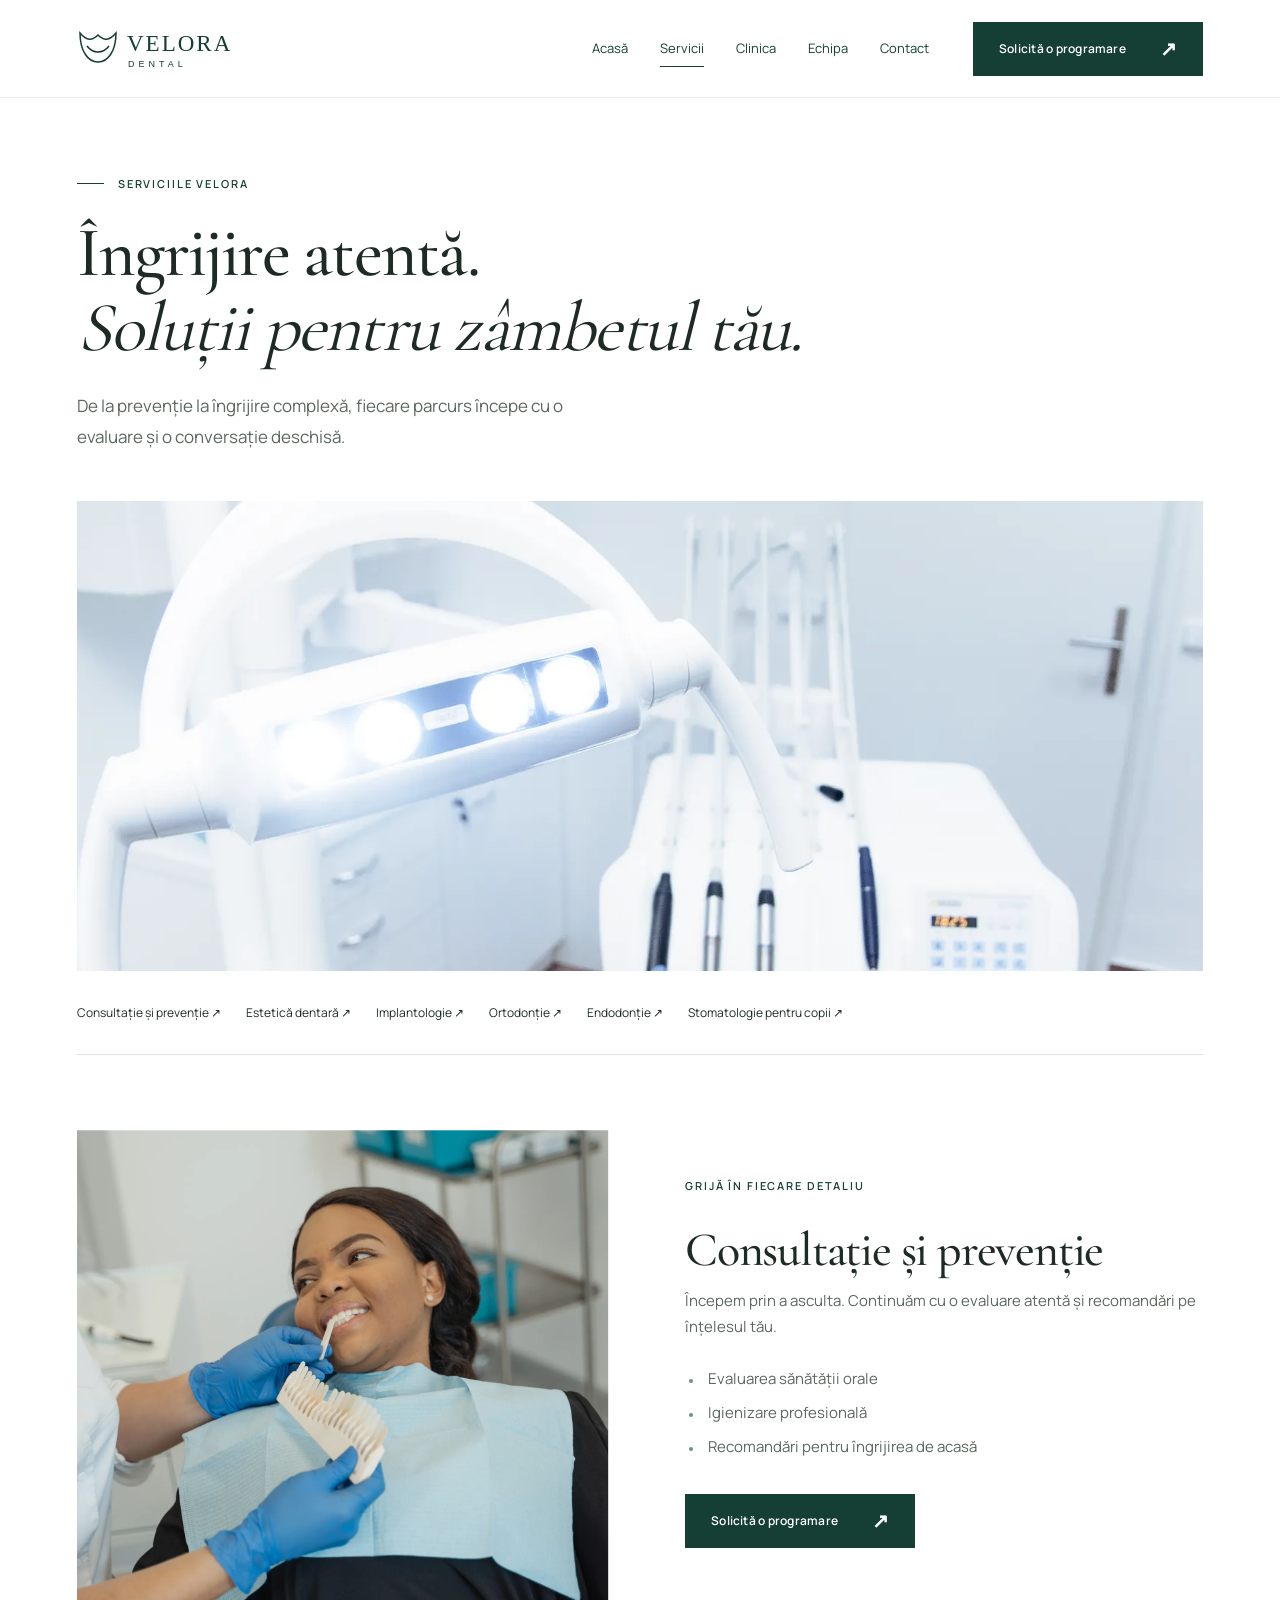
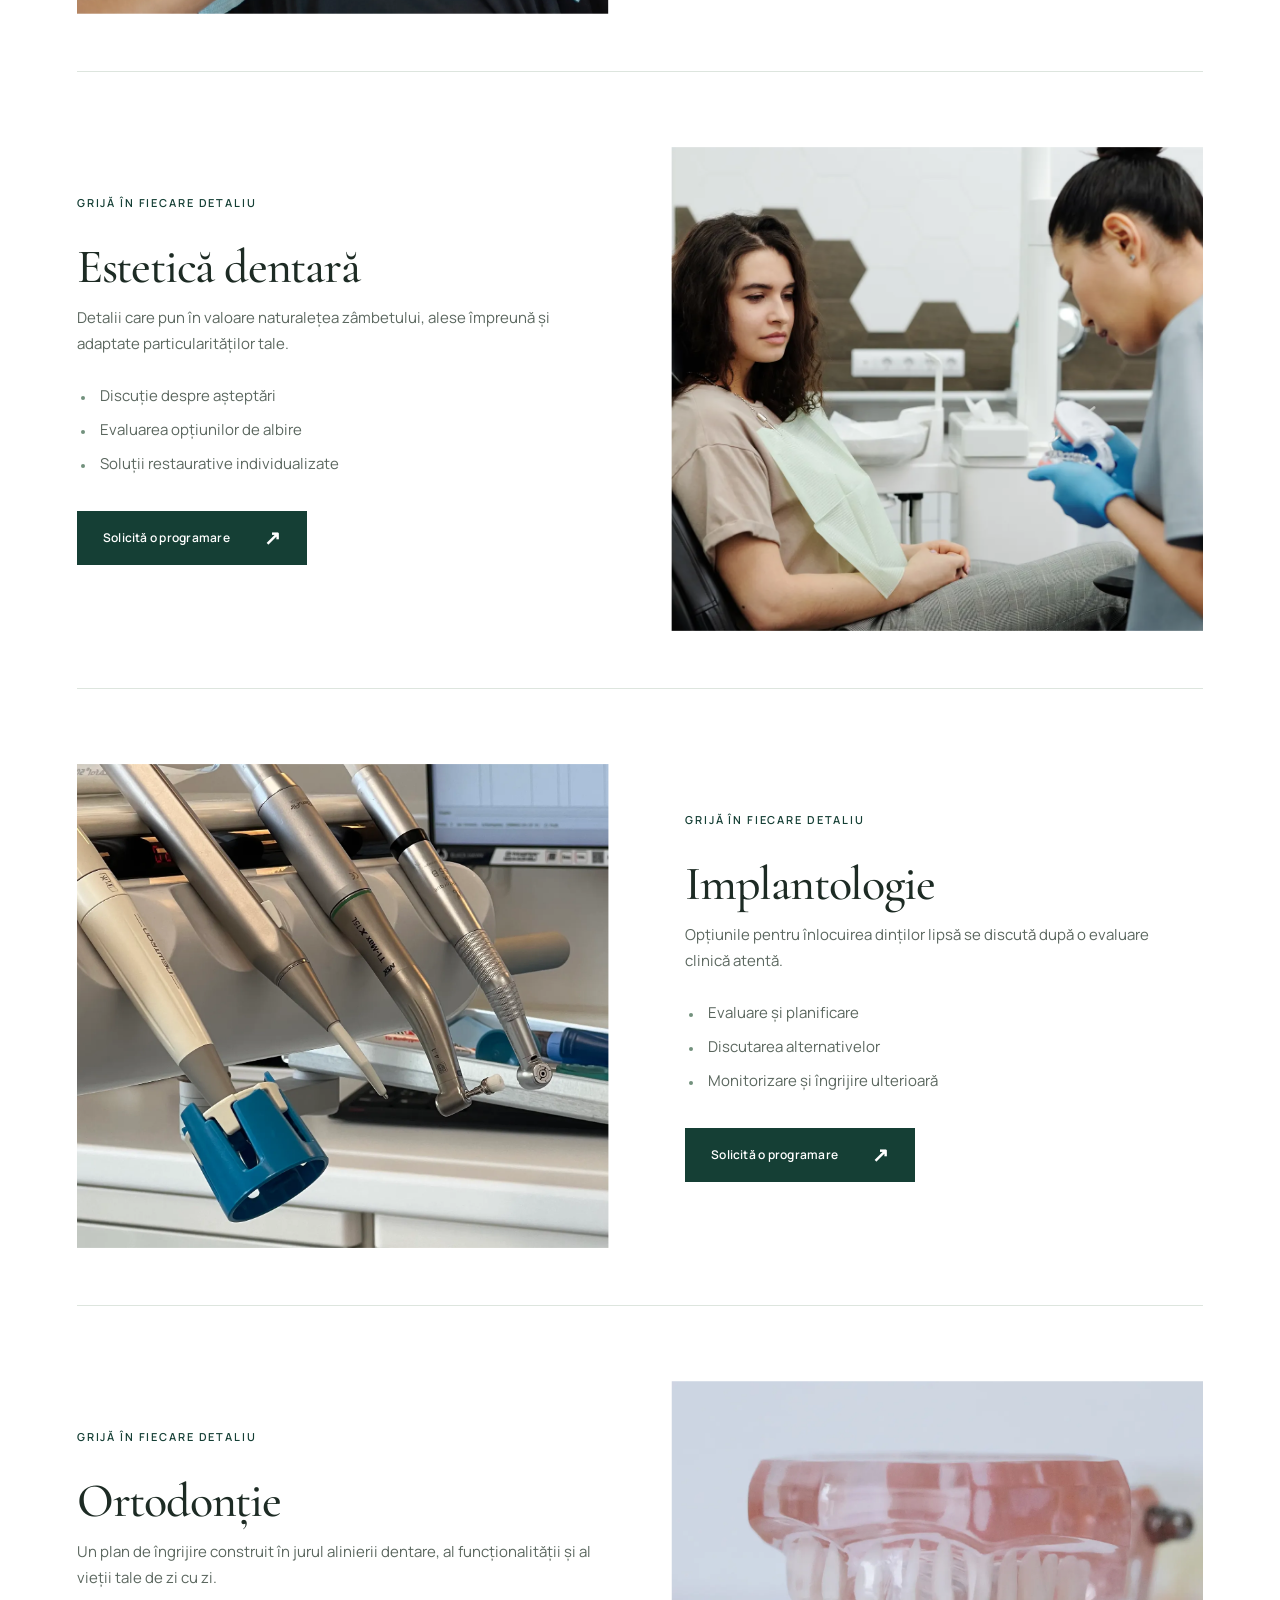
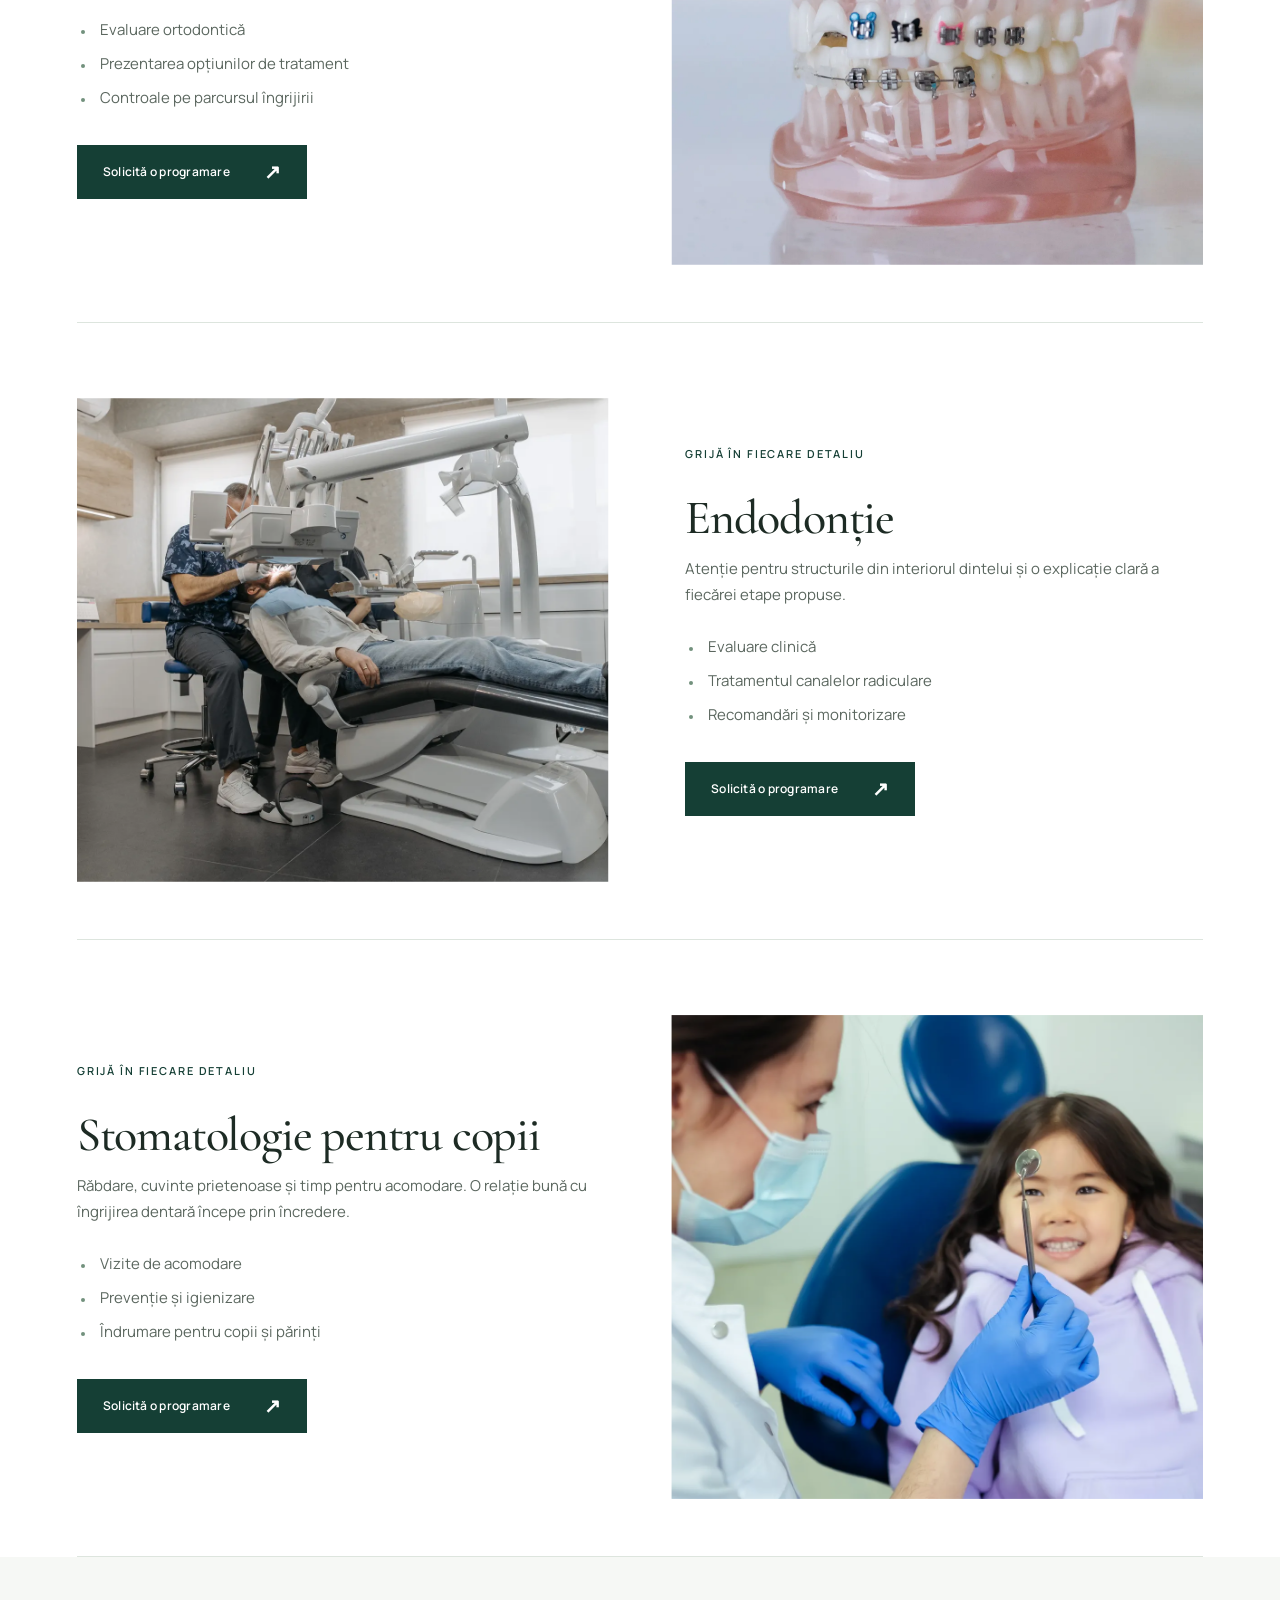
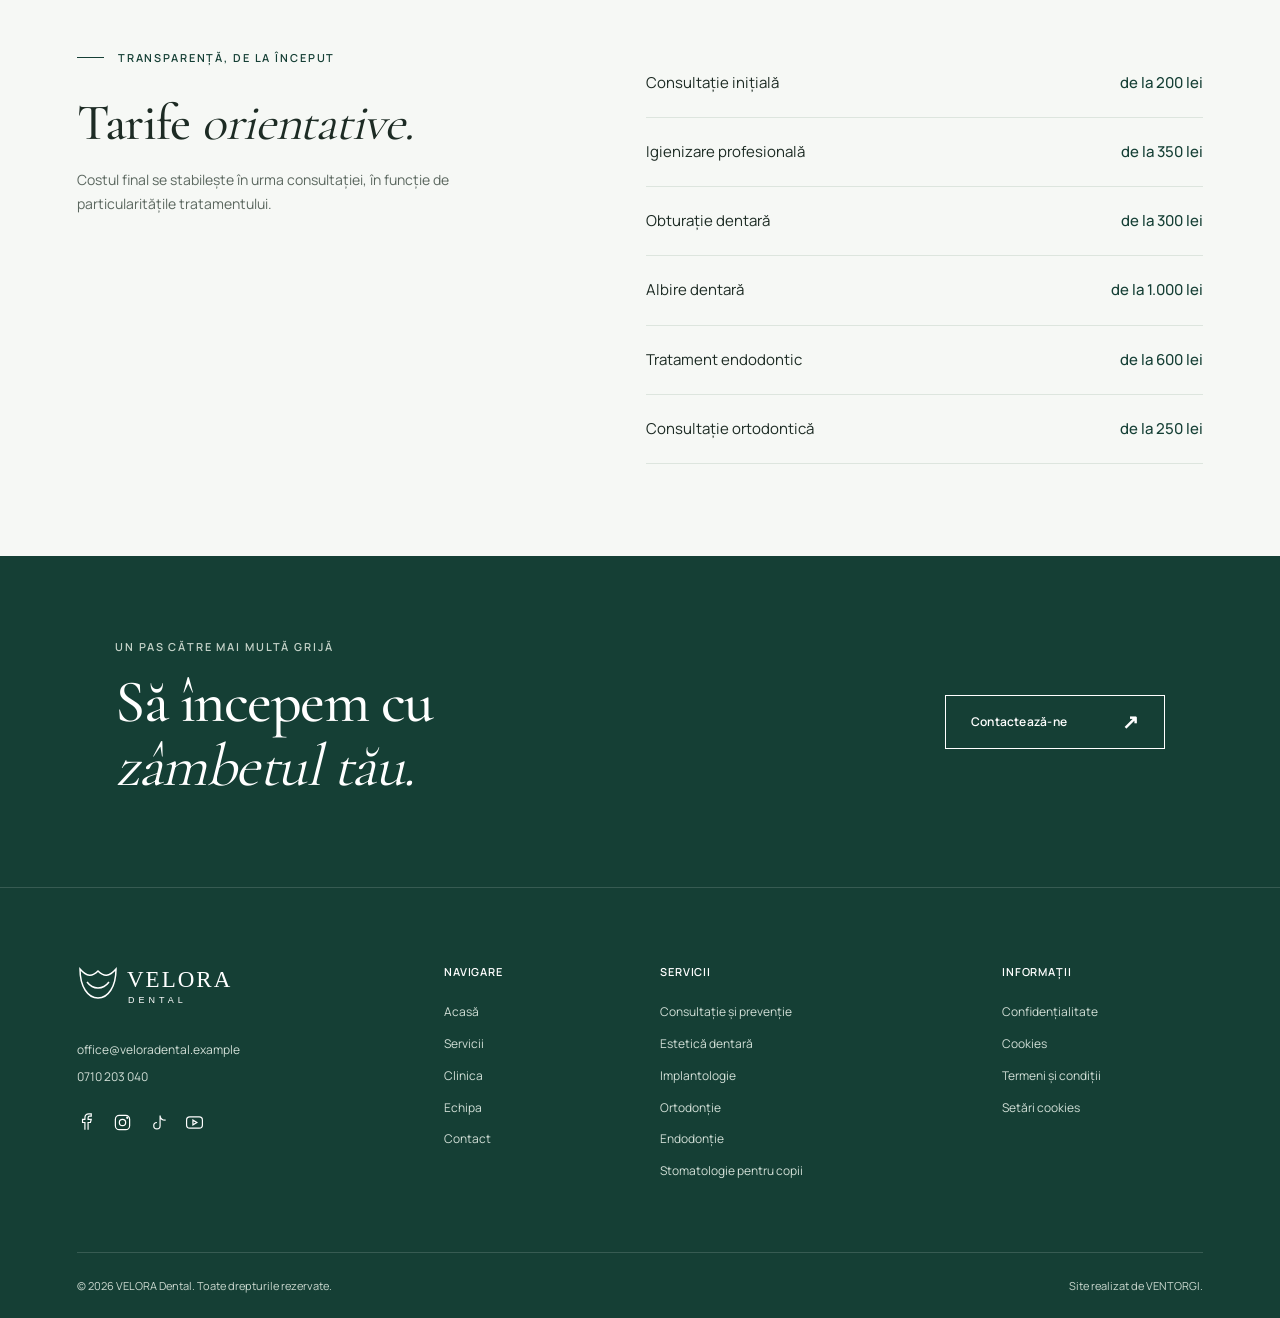
<file: servicii.html>
<!doctype html><html lang="ro"><head><meta charset="utf-8"><meta name="viewport" content="width=device-width, initial-scale=1"><title>Servicii — VELORA Dental</title><meta name="description" content="Descoperă serviciile VELORA Dental: prevenție, estetică, implantologie, ortodonție, endodonție și îngrijire pentru copii."><meta name="robots" content="noindex, follow"><link rel="icon" href="assets/icons/favicon.svg" type="image/svg+xml"><link rel="stylesheet" href="assets/css/fonts.css"><link rel="stylesheet" href="assets/css/style.css"><link rel="stylesheet" href="assets/css/refinements.css"><script defer src="assets/js/script.js"></script></head><body class="inner-page"><a class="skip" href="#continut">Sari la conținut</a><header class="header "><a class="brand" href="index.html" aria-label="VELORA Dental — Acasă"><img class="logo-green" src="assets/icons/logo.svg" width="178" height="54" alt="VELORA Dental"><img class="logo-white" src="assets/icons/logo-white.svg" width="178" height="54" alt=""></a><button class="menu-toggle" type="button" aria-expanded="false" aria-controls="navigation" aria-label="Deschide meniul"><span></span><span></span></button><nav id="navigation" aria-label="Navigare principală"><a href="index.html" >Acasă</a><a href="servicii.html" aria-current="page">Servicii</a><a href="clinica.html" >Clinica</a><a href="echipa.html" >Echipa</a><a href="contact.html" >Contact</a><a class="button " href="contact.html#formular">Solicită o programare<span aria-hidden="true">↗</span></a></nav></header><main id="continut"><section class="page-intro wrap"><p class="eyebrow">SERVICIILE VELORA</p><h1>Îngrijire atentă.<br><em>Soluții pentru zâmbetul tău.</em></h1><p class="lead">De la prevenție la îngrijire complexă, fiecare parcurs începe cu o evaluare și o conversație deschisă.</p></section><div class="wrap wide-photo"><img class="" src="assets/images/hero.webp" alt="Interior luminos cu aparatură stomatologică" width="1600" height="1067" fetchpriority="high" decoding="async"></div><nav class="service-nav wrap" aria-label="Servicii disponibile"><a href="#consultatie">Consultație și prevenție ↗</a><a href="#estetica">Estetică dentară ↗</a><a href="#implantologie">Implantologie ↗</a><a href="#ortodontie">Ortodonție ↗</a><a href="#endodontie">Endodonție ↗</a><a href="#copii">Stomatologie pentru copii ↗</a></nav><div class="wrap"><section class="treatment reveal" id="consultatie"><img class="" src="assets/images/service-1.webp" alt="Consultație și prevenție" width="1600" height="2400" loading="lazy" decoding="async"><div><p class="eyebrow">GRIJĂ ÎN FIECARE DETALIU</p><h2>Consultație și prevenție</h2><p>Începem prin a asculta. Continuăm cu o evaluare atentă și recomandări pe înțelesul tău.</p><ul><li>Evaluarea sănătății orale</li><li>Igienizare profesională</li><li>Recomandări pentru îngrijirea de acasă</li></ul><a class="button " href="contact.html#formular">Solicită o programare<span aria-hidden="true">↗</span></a></div></section><section class="treatment reveal" id="estetica"><img class="" src="assets/images/service-2.webp" alt="Estetică dentară" width="1600" height="1067" loading="lazy" decoding="async"><div><p class="eyebrow">GRIJĂ ÎN FIECARE DETALIU</p><h2>Estetică dentară</h2><p>Detalii care pun în valoare naturalețea zâmbetului, alese împreună și adaptate particularităților tale.</p><ul><li>Discuție despre așteptări</li><li>Evaluarea opțiunilor de albire</li><li>Soluții restaurative individualizate</li></ul><a class="button " href="contact.html#formular">Solicită o programare<span aria-hidden="true">↗</span></a></div></section><section class="treatment reveal" id="implantologie"><img class="" src="assets/images/service-3.webp" alt="Implantologie" width="1600" height="2844" loading="lazy" decoding="async"><div><p class="eyebrow">GRIJĂ ÎN FIECARE DETALIU</p><h2>Implantologie</h2><p>Opțiunile pentru înlocuirea dinților lipsă se discută după o evaluare clinică atentă.</p><ul><li>Evaluare și planificare</li><li>Discutarea alternativelor</li><li>Monitorizare și îngrijire ulterioară</li></ul><a class="button " href="contact.html#formular">Solicită o programare<span aria-hidden="true">↗</span></a></div></section><section class="treatment reveal" id="ortodontie"><img class="" src="assets/images/service-4.webp" alt="Ortodonție" width="1600" height="2400" loading="lazy" decoding="async"><div><p class="eyebrow">GRIJĂ ÎN FIECARE DETALIU</p><h2>Ortodonție</h2><p>Un plan de îngrijire construit în jurul alinierii dentare, al funcționalității și al vieții tale de zi cu zi.</p><ul><li>Evaluare ortodontică</li><li>Prezentarea opțiunilor de tratament</li><li>Controale pe parcursul îngrijirii</li></ul><a class="button " href="contact.html#formular">Solicită o programare<span aria-hidden="true">↗</span></a></div></section><section class="treatment reveal" id="endodontie"><img class="" src="assets/images/service-5.webp" alt="Endodonție" width="1600" height="1068" loading="lazy" decoding="async"><div><p class="eyebrow">GRIJĂ ÎN FIECARE DETALIU</p><h2>Endodonție</h2><p>Atenție pentru structurile din interiorul dintelui și o explicație clară a fiecărei etape propuse.</p><ul><li>Evaluare clinică</li><li>Tratamentul canalelor radiculare</li><li>Recomandări și monitorizare</li></ul><a class="button " href="contact.html#formular">Solicită o programare<span aria-hidden="true">↗</span></a></div></section><section class="treatment reveal" id="copii"><img class="" src="assets/images/service-6.webp" alt="Stomatologie pentru copii" width="1600" height="1067" loading="lazy" decoding="async"><div><p class="eyebrow">GRIJĂ ÎN FIECARE DETALIU</p><h2>Stomatologie pentru copii</h2><p>Răbdare, cuvinte prietenoase și timp pentru acomodare. O relație bună cu îngrijirea dentară începe prin încredere.</p><ul><li>Vizite de acomodare</li><li>Prevenție și igienizare</li><li>Îndrumare pentru copii și părinți</li></ul><a class="button " href="contact.html#formular">Solicită o programare<span aria-hidden="true">↗</span></a></div></section></div><section class="section section-soft"><div class="prices wrap"><div><p class="eyebrow">TRANSPARENȚĂ, DE LA ÎNCEPUT</p><h2>Tarife <em>orientative.</em></h2><p>Costul final se stabilește în urma consultației, în funcție de particularitățile tratamentului.</p></div><dl><div><dt>Consultație inițială</dt><dd>de la 200 lei</dd></div><div><dt>Igienizare profesională</dt><dd>de la 350 lei</dd></div><div><dt>Obturație dentară</dt><dd>de la 300 lei</dd></div><div><dt>Albire dentară</dt><dd>de la 1.000 lei</dd></div><div><dt>Tratament endodontic</dt><dd>de la 600 lei</dd></div><div><dt>Consultație ortodontică</dt><dd>de la 250 lei</dd></div></dl></div></section><section class="cta"><div><p class="eyebrow">UN PAS CĂTRE MAI MULTĂ GRIJĂ</p><h2>Să începem cu<br><em>zâmbetul tău.</em></h2></div><a class="button outline" href="contact.html">Contactează-ne<span aria-hidden="true">↗</span></a></section></main><footer><div class="footer-grid"><div><a href="index.html"><img src="assets/icons/logo-white.svg" width="178" height="54" alt="VELORA Dental"></a><p>office@veloradental.example<br>0710 203 040</p><div class="socials"><span role="img" aria-label="Facebook"><svg viewBox="0 0 24 24" aria-hidden="true"><use href="assets/icons/social.svg#s0"/></svg></span><span role="img" aria-label="Instagram"><svg viewBox="0 0 24 24" aria-hidden="true"><use href="assets/icons/social.svg#s1"/></svg></span><span role="img" aria-label="TikTok"><svg viewBox="0 0 24 24" aria-hidden="true"><use href="assets/icons/social.svg#s2"/></svg></span><span role="img" aria-label="YouTube"><svg viewBox="0 0 24 24" aria-hidden="true"><use href="assets/icons/social.svg#s3"/></svg></span></div></div><div><h2>Navigare</h2><a href="index.html">Acasă</a><a href="servicii.html">Servicii</a><a href="clinica.html">Clinica</a><a href="echipa.html">Echipa</a><a href="contact.html">Contact</a></div><div><h2>Servicii</h2><a href="servicii.html#consultatie">Consultație și prevenție</a><a href="servicii.html#estetica">Estetică dentară</a><a href="servicii.html#implantologie">Implantologie</a><a href="servicii.html#ortodontie">Ortodonție</a><a href="servicii.html#endodontie">Endodonție</a><a href="servicii.html#copii">Stomatologie pentru copii</a></div><div><h2>Informații</h2><span>Confidențialitate</span><span>Cookies</span><span>Termeni și condiții</span><span>Setări cookies</span></div></div><div class="footer-bottom"><span>© 2026 VELORA Dental. Toate drepturile rezervate.</span><span>Site realizat de VENTORGI.</span></div></footer></body></html>
</file>
<file: assets/css/fonts.css>
/* latin-ext */
@font-face {
  font-family: 'Cormorant Garamond';
  font-style: normal;
  font-weight: 300 700;
  font-display: swap;
  src: url(../fonts/cormorant-garamond-latin-ext.woff2) format('woff2');
  unicode-range: U+0100-02BA, U+02BD-02C5, U+02C7-02CC, U+02CE-02D7, U+02DD-02FF, U+0304, U+0308, U+0329, U+1D00-1DBF, U+1E00-1E9F, U+1EF2-1EFF, U+2020, U+20A0-20AB, U+20AD-20C4, U+2113, U+2C60-2C7F, U+A720-A7FF;
}

/* latin */
@font-face {
  font-family: 'Cormorant Garamond';
  font-style: normal;
  font-weight: 300 700;
  font-display: swap;
  src: url(../fonts/cormorant-garamond-latin.woff2) format('woff2');
  unicode-range: U+0000-00FF, U+0131, U+0152-0153, U+02BB-02BC, U+02C6, U+02DA, U+02DC, U+0304, U+0308, U+0329, U+2000-206F, U+20AC, U+2122, U+2191, U+2193, U+2212, U+2215, U+FEFF, U+FFFD;
}

/* latin-ext */
@font-face {
  font-family: 'Manrope';
  font-style: normal;
  font-weight: 200 800;
  font-display: swap;
  src: url(../fonts/manrope-latin-ext.woff2) format('woff2');
  unicode-range: U+0100-02BA, U+02BD-02C5, U+02C7-02CC, U+02CE-02D7, U+02DD-02FF, U+0304, U+0308, U+0329, U+1D00-1DBF, U+1E00-1E9F, U+1EF2-1EFF, U+2020, U+20A0-20AB, U+20AD-20C4, U+2113, U+2C60-2C7F, U+A720-A7FF;
}

/* latin */
@font-face {
  font-family: 'Manrope';
  font-style: normal;
  font-weight: 200 800;
  font-display: swap;
  src: url(../fonts/manrope-latin.woff2) format('woff2');
  unicode-range: U+0000-00FF, U+0131, U+0152-0153, U+02BB-02BC, U+02C6, U+02DA, U+02DC, U+0304, U+0308, U+0329, U+2000-206F, U+20AC, U+2122, U+2191, U+2193, U+2212, U+2215, U+FEFF, U+FFFD;
}
</file>
<file: assets/css/style.css>
:root{--green:#153f35;--hover:#0d2e26;--soft:#f6f8f5;--pale:#e8efe9;--text:#1d2b24;--muted:#5b675f;--line:#dde5de;--serif:'Cormorant Garamond',Georgia,serif;--sans:Manrope,Arial,sans-serif}*{box-sizing:border-box}html{scroll-behavior:smooth;scroll-padding-top:110px}body{margin:0;color:var(--text);background:#fff;font-family:var(--sans);font-size:17px;line-height:1.75}body.locked{overflow:hidden}a{color:inherit;text-decoration:none}button,input,textarea{font:inherit}button,a,input,textarea,summary{-webkit-tap-highlight-color:transparent}button{cursor:pointer}img{display:block;max-width:100%;object-fit:cover;height:auto}svg{display:block}h1,h2,h3,p{margin:0}h1,h2,h3{font-family:var(--serif);font-weight:500;line-height:1.06;letter-spacing:-.035em}h1{font-size:clamp(46px,5.5vw,82px)}h2{font-size:clamp(38px,4vw,58px)}h3{font-size:30px}em{font-weight:400}p{color:var(--muted)}p+p{margin-top:20px}a:focus-visible,button:focus-visible,summary:focus-visible,input:focus-visible,textarea:focus-visible{outline:2px solid #71987e;outline-offset:5px}.wrap{width:min(1280px,88%);margin-inline:auto}.section{padding-block:100px}.section-soft{background:var(--soft)}.eyebrow{font-family:var(--sans);font-size:11px;font-weight:600;letter-spacing:.19em;line-height:1.6;color:var(--green);text-transform:uppercase;margin-bottom:22px}.lead{font-size:18px;max-width:640px;margin-top:26px}.narrow{max-width:360px}.button{display:inline-flex;align-items:center;justify-content:space-between;gap:30px;min-height:52px;padding:14px 24px;background:var(--green);color:#fff;border:1px solid var(--green);font-family:var(--sans);font-size:12px;font-weight:600;letter-spacing:.02em;transition:background .25s,color .25s}.button span{font-size:20px;line-height:1;transition:transform .25s}.button:hover{background:var(--hover)}.button:hover span{transform:translate(2px,-2px)}.button.outline{background:transparent;border-color:currentColor}.actions{display:flex;flex-wrap:wrap;gap:14px;margin-top:32px}.text-link{font-size:13px;border-bottom:1px solid var(--line);padding-block:10px;display:inline-flex;gap:38px}.skip{position:fixed;top:-100px;left:12px;z-index:100;background:#fff;padding:12px}.skip:focus{top:10px}.header{height:98px;position:sticky;top:0;z-index:50;display:flex;align-items:center;justify-content:space-between;padding-inline:6%;background:#fff;border-bottom:1px solid rgba(21,63,53,.1);transition:background .25s,color .25s;color:var(--green)}.brand{position:relative;width:178px;flex-shrink:0}.brand img{width:178px;height:54px;object-fit:contain}.logo-white{position:absolute;top:0;left:0;opacity:0}.header nav{display:flex;gap:32px;align-items:center}.header nav>a:not(.button){font-size:13px;position:relative;padding-block:12px}.header nav>a:not(.button):after{content:'';position:absolute;bottom:5px;left:0;width:100%;height:1px;background:currentColor;transform:scaleX(0);transform-origin:left;transition:transform .25s}.header nav>a:hover:after,.header nav>a[aria-current]:after{transform:scaleX(1)}.header nav .button{margin-left:12px}.home .header{position:fixed;inset:0 0 auto}.header.over-hero:not(.scrolled):not(.menu-open){background:transparent;color:#fff;border-color:#ffffff25}.header.over-hero:not(.scrolled):not(.menu-open) .logo-white{opacity:1}.header.over-hero:not(.scrolled):not(.menu-open) .logo-green{opacity:0}.header.over-hero:not(.scrolled):not(.menu-open) .button{background:#ffffff10;border-color:#ffffff60}.menu-toggle{display:none}.hero{position:relative;min-height:760px;height:min(900px,100svh);color:#fff;display:flex;align-items:center;background:var(--green)}.hero-media,.hero-media:after{position:absolute;inset:0}.hero-media img,.hero-media video{width:100%;height:100%;position:absolute;inset:0;object-fit:cover}.hero-media:after{content:'';background:linear-gradient(90deg,rgba(10,36,29,.79),rgba(10,36,29,.38) 60%,rgba(10,36,29,.16))}.hero-content{position:relative;padding-top:90px}.hero h1{font-size:clamp(62px,7.2vw,106px);max-width:850px}.hero .eyebrow{color:#e2ebe3;margin-bottom:28px}.hero-content>p:not(.eyebrow){color:#e3e9e4;max-width:440px;line-height:1.8;margin-top:28px;font-size:16px}.hero .button{background:#fff;color:var(--green);border-color:#fff}.hero .outline{background:transparent;color:#fff;border-color:#ffffff60}.hero .button:hover{background:var(--pale);color:var(--green)}.hero-bottom{position:absolute;bottom:28px;left:6%;right:6%;display:flex;align-items:center;gap:25px;border-top:1px solid #ffffff40;padding-top:20px}.hero-bottom>span{font-size:9px;letter-spacing:.18em;margin-right:auto}.hero-bottom>button{background:transparent;border:0;color:#fff;font-size:13px;min-height:44px}.hero-bottom>a{font-size:24px;padding-inline:12px}.benefits{display:grid;grid-template-columns:repeat(3,1fr);padding-block:42px;border-bottom:1px solid var(--line);gap:44px}.benefits article{display:flex;gap:20px}.line-icon{font-family:Georgia;font-size:36px;color:var(--green);line-height:1.2}.benefits h2{font-family:var(--sans);font-size:14px;letter-spacing:0;font-weight:600;line-height:1.5;margin-bottom:7px}.benefits p{font-size:12px;line-height:1.8;max-width:260px}.editorial{display:grid;grid-template-columns:1fr 1fr;gap:9%;align-items:center}.editorial.wrap{padding-block:110px}.photo-pair{position:relative;padding-right:65px;padding-bottom:75px}.photo-pair img:first-child{width:100%;height:480px}.photo-pair img:last-child{position:absolute;right:0;bottom:0;width:48%;height:260px;border:8px solid #fff}.editorial-copy p:not(.eyebrow){font-size:15px;margin-top:25px}.editorial-copy .button{margin-top:32px}.section-heading{display:flex;align-items:flex-end;justify-content:space-between;gap:30px;margin-bottom:42px}.section-heading .eyebrow{margin-bottom:18px}.services-home{padding-block:92px}.service-grid{display:grid;grid-template-columns:repeat(3,1fr);gap:34px 26px}.service-card{overflow:hidden}.service-card img{width:100%;height:250px;transition:transform .6s}.service-card:hover img{transform:scale(1.025)}.service-card>div{display:flex;align-items:center;justify-content:space-between;gap:12px;padding:19px 0;border-bottom:1px solid var(--line)}.service-card h3{font-size:27px}.service-card>div>span{font-size:25px}.panorama{position:relative;min-height:470px;display:flex;align-items:center;color:#fff}.panorama>img{position:absolute;inset:0;width:100%;height:100%}.panorama:after{content:'';position:absolute;inset:0;background:#102e2475}.panorama>div{position:relative;z-index:1;padding:70px 9%}.panorama .eyebrow{color:#fff}.panorama h2{font-size:clamp(45px,5vw,72px)}.team-grid{display:grid;grid-template-columns:repeat(3,1fr);gap:30px}.team-grid img{width:100%;height:400px;object-position:50% 30%}.team-grid .eyebrow{margin:25px 0 10px;font-size:10px}.team-grid h3{font-size:30px}.steps{display:grid;grid-template-columns:repeat(3,1fr);gap:65px;margin-top:45px}.steps article{border-top:1px solid var(--line);padding-top:25px}.steps article>span{font-size:32px;color:var(--green);display:block;margin-bottom:20px}.steps h3,.steps h2{font-size:30px}.steps p{font-size:14px;margin-top:18px}.faq{display:grid;grid-template-columns:.9fr 1.1fr;gap:9%}.faq details{border-bottom:1px solid var(--line)}.faq summary{display:flex;align-items:center;justify-content:space-between;list-style:none;font-size:14px;font-weight:500;padding:23px 0;cursor:pointer;gap:20px}.faq summary::-webkit-details-marker{display:none}.faq summary span{font-size:24px;font-weight:400}.faq details[open] summary span{transform:rotate(45deg)}.faq details p{font-size:14px;padding:0 30px 24px 0}.cta{background:var(--green);padding:75px 9%;color:#fff;display:flex;align-items:center;justify-content:space-between;gap:30px}.cta .eyebrow{color:#c5d3c9}.cta .button{color:#fff;min-width:220px}.cta .button:hover{background:#fff;color:var(--green)}footer{background:var(--green);color:#fff;padding:70px 6% 0;border-top:1px solid #ffffff25}.footer-grid{display:grid;grid-template-columns:1.3fr .7fr 1.2fr .8fr;gap:50px;padding-bottom:60px}.footer-grid h2{font-family:var(--sans);font-size:12px;font-weight:600;letter-spacing:.02em;margin:8px 0 23px}.footer-grid p{font-size:12px;color:#d2dfd7;line-height:2.2;margin-top:25px}.footer-grid>div>a:not(:has(img)),.footer-grid>div>span{display:block;font-size:11px;color:#d2dfd7;margin-bottom:9px}.footer-grid a:hover{color:#fff;text-decoration:underline;text-underline-offset:5px}.socials{display:flex;gap:17px;margin-top:23px}.socials>span{display:block;width:19px;height:19px}.socials svg{width:19px;height:19px;fill:none;stroke:currentColor;stroke-width:1.5}.footer-bottom{border-top:1px solid #ffffff25;display:flex;justify-content:space-between;gap:20px;padding-block:23px;font-size:10px;color:#ccd9d0}.page-intro{padding-block:70px 55px}.page-intro h1{max-width:1100px}.wide-photo img{width:100%;height:470px}.service-nav{display:flex;flex-wrap:wrap;gap:12px 28px;padding-block:26px;border-bottom:1px solid var(--line);font-size:12px}.service-nav a{padding-block:8px}.treatment{display:grid;grid-template-columns:1fr 1fr;gap:9%;align-items:center;padding-block:75px;border-bottom:1px solid var(--line);scroll-margin-top:30px}.treatment:nth-child(even)>img{order:2}.treatment img{height:420px;width:100%}.treatment h2{font-size:48px}.treatment p:not(.eyebrow){margin-top:20px;font-size:15px}.treatment ul{padding-left:19px;color:var(--muted);font-size:14px;line-height:2.3;margin-block:22px 30px}.prices{display:grid;grid-template-columns:.9fr 1.1fr;gap:10%}.prices>div>p:last-child{font-size:14px;max-width:390px;margin-top:25px}.prices dl{margin:0}.prices dl>div{display:flex;justify-content:space-between;gap:20px;border-bottom:1px solid var(--line);padding:19px 0;font-size:14px}.prices dd{margin:0;white-space:nowrap;color:var(--green)}.clinic-video{display:block;width:100%;max-height:650px;aspect-ratio:16/9;object-fit:cover;background:var(--green)}.gallery-section{padding-top:20px}.gallery{display:grid;grid-template-columns:repeat(3,1fr);gap:20px}.gallery-item{position:relative;border:0;padding:0;background:var(--pale);overflow:hidden}.gallery-item img{width:100%;height:290px;transition:transform .5s}.gallery-item:hover img{transform:scale(1.03)}.gallery-item:nth-child(1){grid-column:span 2}.gallery-item:nth-child(5){grid-column:span 2}.gallery-item>span{position:absolute;bottom:14px;right:14px;background:#fff;width:37px;height:37px;display:grid;place-items:center}.gallery-cta{margin-top:40px}.lightbox{width:100vw;max-width:100vw;height:100vh;max-height:100vh;background:#0b211af5;border:0;padding:65px 85px;color:#fff;overflow:hidden}.lightbox::backdrop{background:#0b211a}.lightbox[open]{display:grid;place-items:center}.lightbox img{width:100%;height:100%;max-height:calc(100vh - 130px);object-fit:contain}.lightbox button{position:absolute;color:#fff;background:transparent;border:1px solid #ffffff50;width:46px;height:46px;font-size:26px}.lightbox-close{right:24px;top:16px}.lightbox-prev{left:20px;top:50%}.lightbox-next{right:20px;top:50%}.team-full{padding-bottom:100px}.team-full h2{font-size:32px}.team-full article>p:last-child{font-size:14px;margin-top:22px}.team-full img{height:440px}.editorial>img{width:100%;height:440px}.editorial>div>p:not(.eyebrow){margin-top:24px;font-size:15px}.contact-grid{display:grid;grid-template-columns:1fr 1fr;gap:9%;padding-bottom:100px}.contact-data{display:grid;grid-template-columns:1fr 1fr;gap:27px 20px;margin:8px 0 35px}.contact-data .eyebrow{font-size:9px;margin-bottom:8px}.contact-data p:not(.eyebrow){font-size:14px;color:var(--text);overflow-wrap:anywhere}.contact-info>img{width:100%;height:310px}.contact-grid form{padding:35px;background:var(--soft);scroll-margin-top:120px}.contact-grid form h2{font-size:41px;margin-bottom:30px}.form-field{margin-bottom:23px;min-width:0}.form-field label{display:block;font-size:12px;font-weight:500;margin-bottom:8px}.form-field input,.form-field textarea{width:100%;border:0;border-bottom:1px solid #b8c6bc;background:transparent;border-radius:0;padding:10px 0;color:var(--text);font-size:16px;min-height:44px}.form-field textarea{resize:vertical}.form-field input::placeholder,.form-field textarea::placeholder{color:#7b857e;font-size:13px}.form-row{display:grid;grid-template-columns:1fr 1fr;gap:22px}.reveal.visible{animation:enter .6s ease both}@keyframes enter{from{opacity:.3;transform:translateY(16px)}to{opacity:1;transform:translateY(0)}}
@media(min-width:1101px){.hero-content{animation:enter .65s ease both}}@media(max-width:1100px){.header{height:82px}.header nav{gap:20px}.header nav .button{font-size:10px;padding:12px 16px;gap:15px;margin-left:0}.brand,.brand img{width:150px}.hero{min-height:720px}.wrap{width:88%}.editorial{gap:6%}.photo-pair{padding-right:35px}.photo-pair img:first-child{height:390px}.team-grid img{height:330px}.footer-grid{gap:25px}.contact-grid{gap:5%}.contact-grid form{padding:28px}.form-row{grid-template-columns:1fr;gap:0}}
@media(max-width:800px){body{font-size:16px}.header{height:78px;padding-inline:6%}.brand,.brand img{width:155px}.menu-toggle{display:flex;flex-direction:column;justify-content:center;gap:7px;width:46px;height:46px;background:none;color:inherit;border:1px solid currentColor;padding:11px}.menu-toggle span{display:block;width:22px;height:1px;background:currentColor;transition:transform .25s}.menu-open .menu-toggle span:first-child{transform:translateY(4px) rotate(45deg)}.menu-open .menu-toggle span:last-child{transform:translateY(-4px) rotate(-45deg)}.header nav{display:none;position:absolute;top:78px;left:0;right:0;max-height:calc(100dvh - 78px);overflow:auto;background:#fff;color:var(--green);padding:25px 6% 40px;box-shadow:0 20px 30px #153f3510}.header.menu-open nav{display:flex;flex-direction:column;gap:8px;align-items:stretch}.header nav>a:not(.button){font-size:23px;padding:10px 0}.header nav .button{font-size:12px;margin-top:20px;align-self:flex-start}.hero{height:auto;min-height:760px;padding-block:145px 130px}.hero-content{padding-top:0}.hero h1{font-size:clamp(58px,10vw,85px)}.hero-content>p:not(.eyebrow){max-width:380px}.hero-bottom>span{font-size:8px;max-width:230px}.hero-bottom{bottom:22px}.hero .actions{flex-direction:column;align-items:flex-start}.hero .button{min-width:236px}.benefits{grid-template-columns:1fr;padding-block:34px;gap:25px}.benefits p{font-size:13px;max-width:100%}.benefits h2{font-size:15px}.benefits article{gap:22px}.line-icon{width:36px}.editorial,.prices,.faq,.contact-grid{grid-template-columns:1fr;gap:45px}.editorial.wrap{padding-block:65px}.photo-pair{max-width:560px;padding-bottom:50px;padding-right:45px}.photo-pair img:first-child{height:420px}.photo-pair img:last-child{height:230px}.section,.services-home{padding-block:65px}.section-heading{align-items:flex-start;gap:25px;flex-direction:column}.service-grid{grid-template-columns:repeat(2,1fr);gap:25px 20px}.service-card img{height:220px}.service-card h3{font-size:25px}.team-grid{gap:22px}.team-grid img{height:270px}.team-grid h3{font-size:25px}.team-grid .eyebrow{font-size:8px}.steps{gap:30px}.steps h3{font-size:25px}.steps p{font-size:13px}.cta{padding:60px 6%}.footer-grid{grid-template-columns:1fr 1fr;gap:40px}.footer-bottom{font-size:9px}.page-intro{padding-block:52px 40px}.wide-photo img{height:360px}.treatment{gap:5%;padding-block:55px}.treatment h2{font-size:38px}.treatment .eyebrow{font-size:9px}.treatment img{height:380px}.gallery-item img{height:220px}.team-full{grid-template-columns:1fr;gap:50px;padding-bottom:65px}.team-full article{display:grid;grid-template-columns:1fr 1fr;column-gap:30px}.team-full article img{grid-row:span 4;height:390px}.team-full .eyebrow{margin-top:15px}.team-full article>p:last-child{margin-top:20px}.contact-info>img{height:350px}.form-row{grid-template-columns:1fr 1fr;gap:20px}}
@media(max-width:540px){.wrap{width:88%}h1{font-size:46px}h2{font-size:41px}.eyebrow{font-size:9px;margin-bottom:18px}.hero{min-height:760px;padding-top:140px}.hero h1{font-size:59px}.hero-content>p:not(.eyebrow){font-size:15px}.hero .eyebrow{font-size:9px}.hero-bottom>span{max-width:170px;line-height:1.8}.hero-bottom{gap:10px}.hero-bottom>button{font-size:11px}.hero-bottom>a{font-size:21px}.hero-media:after{background:#0b3025a8}.photo-pair img:first-child{height:345px}.photo-pair img:last-child{height:190px}.photo-pair{padding-right:38px}.service-grid{grid-template-columns:1fr 1fr;gap:20px 16px}.service-card img{height:175px}.service-card h3{font-size:22px;line-height:1.15}.service-card>div{align-items:flex-start;min-height:80px;gap:5px}.service-card>div>span{font-size:18px}.panorama{min-height:370px}.panorama>div{padding-inline:6%}.panorama h2{font-size:44px}.team-grid:not(.team-full){grid-template-columns:1fr;gap:38px}.team-grid:not(.team-full) img{height:430px}.team-grid h3{font-size:32px}.team-grid .eyebrow{font-size:10px;margin-top:20px}.steps{grid-template-columns:1fr;gap:28px;margin-top:30px}.steps article{padding-top:20px}.steps article>span{margin-bottom:10px}.steps h3,.steps h2{font-size:30px}.steps p{font-size:15px}.cta{flex-direction:column;align-items:flex-start;gap:30px}.footer-grid{grid-template-columns:1fr;gap:33px;padding-bottom:35px}.footer-grid h2{font-size:14px;margin-bottom:18px}.footer-grid>div>a:not(:has(img)),.footer-grid>div>span,.footer-grid p{font-size:13px}.footer-bottom{flex-direction:column;gap:8px;font-size:10px;padding-block:24px}.wide-photo img{height:290px}.lead{font-size:16px}.service-nav{gap:5px 18px;font-size:11px}.treatment{grid-template-columns:1fr;gap:30px;padding-block:45px}.treatment:nth-child(even)>img{order:0}.treatment img{height:300px}.treatment h2{font-size:41px}.treatment .eyebrow{font-size:9px}.prices dl>div{font-size:12px;gap:12px}.prices dd{font-size:12px}.gallery{grid-template-columns:1fr 1fr;gap:12px}.gallery-item:nth-child(1),.gallery-item:nth-child(5){grid-column:span 2}.gallery-item img{height:185px}.gallery-item:nth-child(1) img,.gallery-item:nth-child(5) img{height:260px}.gallery-item:nth-child(6){grid-column:span 2}.lightbox{padding:70px 12px}.lightbox img{max-height:calc(100vh - 180px)}.lightbox-prev,.lightbox-next{top:auto;bottom:20px}.team-full article{display:block}.team-full article img{height:440px}.team-full h2{font-size:34px}.team-full article>p:last-child{font-size:15px}.editorial>img{height:330px}.contact-grid form{padding:28px 22px}.contact-grid form h2{font-size:38px}.contact-data{gap:25px 15px}.contact-data p:not(.eyebrow){font-size:12px}.form-row{grid-template-columns:1fr;gap:0}.contact-info>img{height:280px}.contact-grid{padding-bottom:60px}.gallery-cta .button{width:100%}}
main p:not(.eyebrow){font-size:17px}.benefits p{font-size:14px!important}.line-icon{flex-shrink:0;width:36px}.line-icon img{width:36px;height:36px;object-fit:contain}.clinic-artwork{width:100%;height:480px;object-fit:cover}.team-grid img[src$=".svg"]{object-position:center}
@media(max-width:800px){main p:not(.eyebrow){font-size:16px}.benefits p{font-size:16px!important}.contact-data{grid-template-columns:1fr}.contact-data p:not(.eyebrow){font-size:16px}}
@media(prefers-reduced-motion:reduce){html{scroll-behavior:auto}*,*:before,*:after{animation:none!important;transition:none!important}.reveal{opacity:1!important;transform:none!important}}

.team-grid img[src$=".jpg"]{object-position:50% 24%}

/* Hero clar, fără stratul verde peste videoclip. */
.hero-media{overflow:hidden}
.hero-media:after{display:none;background:none}
.hero-media img,.hero-media video{filter:none;opacity:1}
.hero,.hero h1,.hero .eyebrow,.hero-content>p:not(.eyebrow),.hero-bottom,.hero-bottom>button{color:var(--green)}
.hero .button{background:var(--green);border-color:var(--green);color:#fff}
.hero .button.outline{background:#fff;border-color:var(--green);color:var(--green)}
.hero .button:hover{background:var(--hover);color:#fff}
.hero-bottom{border-color:#153f3540}
.header.over-hero:not(.scrolled):not(.menu-open){color:var(--green);border-color:#153f3520;background:#ffffffeb}
.header.over-hero:not(.scrolled):not(.menu-open) .logo-white{opacity:0}
.header.over-hero:not(.scrolled):not(.menu-open) .logo-green{opacity:1}
.header.over-hero:not(.scrolled):not(.menu-open) .button{background:var(--green);border-color:var(--green);color:#fff}

/* Proprietăți individuale: scrollul, intrarea și hoverul se pot combina. */
.hero,.panorama,.wide-photo,.photo-pair,.treatment,.team-grid article{overflow:clip}
.scroll-motion{translate:0 var(--scroll-y,0px);scale:var(--scroll-scale,1);transform-origin:center}
.hero-media.scroll-motion{inset:-16px}
.button,.text-link,.service-card>div>span,.gallery-item>span{transition:background .3s,color .3s,border-color .3s,transform .4s cubic-bezier(.2,.7,.2,1)}
.button:hover,.text-link:hover{transform:translateY(-3px)}
.service-card:hover>div>span{transform:translate(3px,-3px)}
.gallery-item:hover>span{transform:translate(2px,-2px)}
.service-card img,.gallery-item img,.team-grid img{transition:transform .7s cubic-bezier(.2,.7,.2,1)}
@media(hover:hover){.service-card:hover img,.gallery-item:hover img,.team-grid article:hover img{transform:scale(1.035)}}
@media(prefers-reduced-motion:reduce){.scroll-motion{translate:none!important;scale:1!important}.button:hover,.text-link:hover,.service-card:hover img,.gallery-item:hover img,.team-grid article:hover img{transform:none!important}}
</file>
<file: assets/css/refinements.css>
/* Rafinamente comune: compoziție editorială, ritm și contrast. */
:root{--section-space:clamp(64px,7.2vw,108px);--ease-out:cubic-bezier(.2,.7,.2,1)}
h1,h2,h3{letter-spacing:-.025em;text-wrap:balance}
main p{max-width:66ch;text-wrap:pretty}
.eyebrow{letter-spacing:.17em}
.page-intro>.eyebrow,.editorial-copy>.eyebrow,.section-heading>div>.eyebrow,.faq>div>.eyebrow,.prices>div>.eyebrow{display:flex;align-items:center;gap:14px}
.page-intro>.eyebrow:before,.editorial-copy>.eyebrow:before,.section-heading>div>.eyebrow:before,.faq>div>.eyebrow:before,.prices>div>.eyebrow:before{content:'';width:27px;height:1px;background:currentColor;flex:none}
.button{min-height:54px;gap:34px;padding:15px 25px;font-size:12px}
.button.outline:hover{background:var(--green);border-color:var(--green);color:#fff}
.button:focus-visible,.text-link:focus-visible{outline-offset:6px}
.page-intro{padding-top:clamp(52px,6vw,88px);padding-bottom:48px}
.page-intro .lead{max-width:55ch;line-height:1.85}
.section{padding-block:var(--section-space)}
.section-heading{margin-bottom:48px}
.section-heading>.button,.section-heading>.text-link{flex-shrink:0}

/* Film pe întreaga suprafață Hero; contrast cinematografic, fără blur. */
.hero{background:var(--green);height:min(900px,100svh);min-height:760px;isolation:isolate;color:#fff}
.hero-content{padding-top:85px;animation:none;z-index:1}
.hero-content>h1,.hero h1{font-size:clamp(64px,7.2vw,106px);max-width:850px;line-height:1.02;color:#fff}
.hero-content>.eyebrow,.hero .eyebrow{font-size:10px;letter-spacing:.2em;margin-bottom:25px;color:#fff}
.hero-content>p:not(.eyebrow){max-width:440px;font-size:17px;line-height:1.9;margin-top:27px;color:#f1f4f1}
.hero-content>.actions{max-width:none;gap:14px;flex-direction:row;align-items:center;margin-top:32px}
.hero .button{min-width:238px}
.hero .button{background:#fff;border-color:#fff;color:var(--green)}
.hero .button:hover{background:var(--pale);border-color:var(--pale);color:var(--green)}
.hero .button.outline{border:1px solid #ffffff80;background:transparent;padding:15px 25px;min-height:54px;min-width:220px;color:#fff}
.hero .button.outline:hover{color:var(--green);background:#fff;border-color:#fff}
.hero .hero-media,.hero .hero-media.scroll-motion{position:absolute;inset:0;width:100%;height:100%;margin:0;aspect-ratio:auto;overflow:hidden;background:var(--green);outline:none;scale:1;translate:0 0}
.hero-media img,.hero-media video{object-position:52% 50%}
.hero-media img,.hero-media video{filter:contrast(1.4) saturate(1.05) brightness(.98);opacity:1}
.hero-media video{animation:none;transform:none}
.hero-media:after{display:block;content:'';background:linear-gradient(90deg,#050d0c99 0%,#050d0c47 50%,#050d0c0d 100%);pointer-events:none}
.hero-bottom{position:absolute;left:6%;right:6%;bottom:24px;margin:0;padding-top:16px;color:#fff;border-color:#ffffff45;z-index:1}
.hero-bottom>span{font-size:9px;letter-spacing:.17em}
.hero-bottom>button{border:1px solid #ffffff60;padding:6px 16px;min-width:102px;background:transparent;font-size:11px;color:#fff}
.hero-bottom>a{transition:transform .3s var(--ease-out)}
.hero-bottom>a:hover{transform:translateY(4px)}
.header.over-hero:not(.scrolled):not(.menu-open){background:transparent;color:#fff;border-color:#ffffff25}
.header.over-hero:not(.scrolled):not(.menu-open) .logo-white{opacity:1}
.header.over-hero:not(.scrolled):not(.menu-open) .logo-green{opacity:0}
.header.over-hero:not(.scrolled):not(.menu-open) .button{background:transparent;border-color:#ffffff70;color:#fff}
.header.over-hero:not(.scrolled):not(.menu-open) .button:hover{background:#fff;color:var(--green)}
.header.scrolled{box-shadow:0 4px 20px #153f3506}

/* Les visuels rythment la page, sans multiplier les surfaces de cartes. */
.benefits{padding-block:38px;gap:36px}
.benefits article+article{border-left:1px solid var(--line);padding-left:34px}
.benefits h2{font-size:14px}
.benefits p{line-height:1.8}
.editorial.wrap{padding-block:var(--section-space)}
.editorial-copy h2{max-width:510px}
.editorial-copy p:not(.eyebrow){line-height:1.9}
.photo-pair{padding-right:48px;padding-bottom:65px}
.photo-pair img:last-child{width:46%;height:240px;border-width:7px}
.service-grid{grid-template-columns:repeat(12,minmax(0,1fr));gap:36px 26px}
.service-card{grid-column:span 3}
.service-card:nth-child(-n+2){grid-column:span 6}
.service-card:nth-child(-n+2) img{height:330px}
.service-card img{height:225px}
.service-card h3{font-size:26px;line-height:1.1}
.service-card:nth-child(-n+2) h3{font-size:34px}
.service-card>div{min-height:78px;align-items:flex-start;padding-top:21px}
.service-card>div>span{font-size:23px}
.team-grid{gap:32px}
.team-grid:not(.team-full) article:nth-child(2){padding-top:38px}
.team-grid:not(.team-full) img{height:420px}
.team-grid .eyebrow{letter-spacing:.13em}
.team-full{padding-top:8px}
.team-full h2{font-size:34px;line-height:1.15}
.team-full article>p:last-child{line-height:1.9}
.team-full img{height:460px}
.steps article>span{font-size:30px}
.steps p{line-height:1.85}
.faq summary{font-size:15px;min-height:76px;padding:22px 0}
.faq details p{line-height:1.9;padding-bottom:28px}
.faq summary span{transition:transform .3s var(--ease-out)}
.cta{padding-block:82px;background:var(--green)}
.cta h2{font-size:clamp(46px,4.7vw,68px)}
.cta .button.outline:hover{background:#fff;color:var(--green);border-color:#fff}
.footer-grid{gap:40px}
.footer-grid>div>a:not(:has(img)),.footer-grid>div>span{font-size:12px;line-height:1.9}
.footer-grid h2{letter-spacing:.08em;font-size:11px;text-transform:uppercase}
.footer-bottom{font-size:11px}

/* Servicii, galerie și contact. */
.service-nav{gap:4px 25px;padding-block:23px}
.service-nav a{position:relative;transition:color .25s}
.service-nav a:hover{color:var(--hover);text-decoration:underline;text-underline-offset:6px}
.treatment{padding-block:78px;gap:8%}
.treatment img{height:460px}
.treatment ul{font-size:15px;line-height:2.25;padding-left:18px}
.treatment li{padding-left:5px}
.treatment li::marker{color:#72917d;font-size:10px}
.prices dl>div{font-size:15px;padding-block:21px}
.prices dd{font-weight:500}
.gallery{gap:22px}
.gallery-item>span{width:42px;height:42px;background:#fffffff2}
.gallery-item:nth-child(1) img,.gallery-item:nth-child(5) img{height:340px}
.gallery-item:nth-child(2) img,.gallery-item:nth-child(6) img{height:340px}
.clinic-video{background:#e8efe9;aspect-ratio:16/9;object-fit:contain}
.contact-grid{gap:8%}
.contact-grid form{padding:40px;border:1px solid var(--line)}
.contact-grid form h2{font-size:43px;margin-bottom:34px}
.contact-data{gap:30px 22px}
.contact-data .eyebrow{letter-spacing:.16em;font-size:10px}
.contact-info>img{height:330px}
.form-field input,.form-field textarea{padding-bottom:13px;transition:border-color .25s,background .25s}
.form-field input:focus,.form-field textarea:focus{border-color:var(--green);background:#e8efe955}
.form-field label{font-size:13px}

@media(max-width:1100px){
 .hero-content>h1{font-size:clamp(64px,8vw,92px);max-width:790px}
 .hero-content>p:not(.eyebrow){max-width:440px}
 .service-card{grid-column:span 6}
 .service-card:nth-child(-n+2) img,.service-card img{height:270px}
 .service-card:nth-child(-n+2) h3,.service-card h3{font-size:29px}
 .team-grid:not(.team-full) img{height:340px}
 .team-full img{height:390px}
 .contact-grid form{padding:30px}
 .footer-grid{gap:25px}
}
@media(max-width:800px){
 .hero{height:auto;min-height:760px;display:flex;flex-direction:row;align-items:center;padding:145px 0 130px;overflow:clip}
 .hero-content{padding-top:0}
 .hero-content>h1{max-width:100%;font-size:clamp(61px,9vw,84px)}
 .hero-content>p:not(.eyebrow){max-width:480px;font-size:16px}
 .hero-content>.actions{max-width:100%;flex-direction:row;align-items:center;margin-top:25px;gap:10px 28px}
 .hero .hero-media,.hero .hero-media.scroll-motion{position:absolute;inset:0;order:0;width:100%;height:100%;aspect-ratio:auto;margin:0;outline:none}
 .hero-bottom{position:absolute;inset:auto 6% 22px;order:0;margin:0;padding:16px 0 0}
 .hero-bottom>span{max-width:none}
 .hero-content{order:1}
 .hero .button{min-width:228px}
 .hero .button.outline{min-width:228px}
 .benefits{gap:26px}
 .benefits article+article{border-left:0;padding-left:0}
 .section-heading{margin-bottom:34px}
 .team-grid:not(.team-full) article:nth-child(2){padding-top:0}
 .team-grid:not(.team-full) img{height:280px}
 .team-full img{height:390px}
 .service-card:nth-child(-n+2) img,.service-card img{height:235px}
 .treatment{padding-block:58px}
 .treatment img{height:390px}
 .gallery-item:nth-child(n) img{height:250px}
 .footer-grid h2{font-size:12px}
 .footer-grid>div>a:not(:has(img)),.footer-grid>div>span{font-size:13px}
}
@media(max-width:540px){
 .hero{padding-top:140px}
 .hero-content>h1{font-size:clamp(56px,13.7vw,69px)}
 .hero-content>.eyebrow{font-size:9px;margin-bottom:20px}
 .hero-content>.actions{flex-direction:column;align-items:flex-start;gap:12px;margin-top:28px}
 .hero-content>p:not(.eyebrow){font-size:16px;line-height:1.8;margin-top:22px}
 .hero .hero-media,.hero .hero-media.scroll-motion{margin:0;aspect-ratio:auto}
 .hero .button{min-width:238px}
 .hero-bottom>span{max-width:145px;font-size:8px;letter-spacing:.11em}
 .hero-bottom{gap:8px}
 .hero-bottom>button{min-width:83px;font-size:10px;padding-inline:10px}
 .hero-bottom>a{padding-inline:4px}
 .photo-pair{padding-right:35px;padding-bottom:46px}
 .photo-pair img:last-child{height:185px;width:48%}
 .service-grid{gap:25px 16px}
 .service-card:nth-child(-n+2){grid-column:span 12}
 .service-card:nth-child(-n+2) img{height:265px}
 .service-card img{height:185px}
 .service-card:nth-child(-n+2) h3{font-size:31px}
 .service-card h3{font-size:24px}
 .team-grid:not(.team-full) img{height:430px}
 .team-full img{height:440px}
 .team-full h2{font-size:34px}
 .treatment img{height:310px}
 .treatment{padding-block:45px;gap:28px}
 .treatment h2{font-size:42px}
 .treatment ul{font-size:15px}
 .prices dl>div{font-size:13px;gap:12px}
 .prices dd{font-size:12px}
 .gallery{gap:12px}
 .gallery-item:nth-child(n) img{height:190px}
 .gallery-item:nth-child(1) img,.gallery-item:nth-child(5) img,.gallery-item:nth-child(6) img{height:265px}
 .contact-grid form{padding:29px 22px}
 .contact-grid form h2{font-size:39px}
 .contact-info>img{height:290px}
 .cta{padding-block:62px}
 .footer-bottom{font-size:10px}
}
@media(prefers-reduced-motion:reduce){.hero-media img,.hero-media video{animation:none}}
</file>
